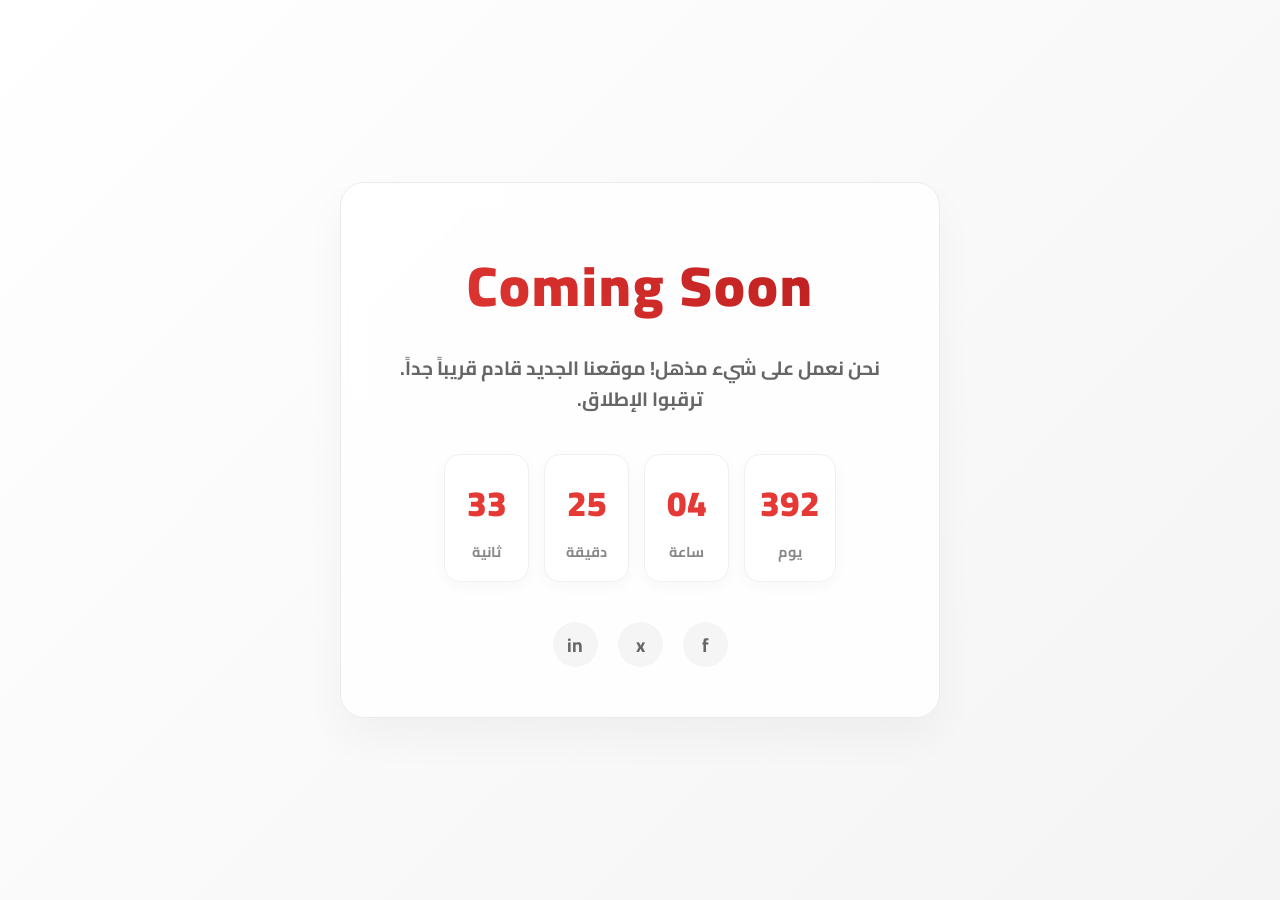
<file: index.html>
<!DOCTYPE html>
<html lang="ar" dir="rtl">

<head>
    <meta charset="UTF-8">
    <meta name="viewport" content="width=device-width, initial-scale=1.0">
    <title>قريباً | موقعنا الجديد</title>
    <link href="https://fonts.googleapis.com/css2?family=Cairo:wght@400;700;900&display=swap" rel="stylesheet">
    <style>
        /* إعدادات عامة */
        * {
            margin: 0;
            padding: 0;
            box-sizing: border-box;
            font-family: 'Cairo', sans-serif;
        }

        body {
            /* خلفية بيضاء هادئة مع تدرج رمادي فاتح جداً */
            background: #fcfcfc;
            background: linear-gradient(135deg, #ffffff 0%, #f4f4f5 100%);
            color: #333333;
            height: 100vh;
            display: flex;
            justify-content: center;
            align-items: center;
            text-align: center;
            overflow: hidden;
            position: relative;
        }

        /* خلفية متحركة خفيفة جداً */
        .bg-animation {
            position: absolute;
            width: 100%;
            height: 100%;
            background: url('https://www.transparenttextures.com/patterns/cubes.png');
            opacity: 0.03;
            z-index: -1;
            animation: moveBg 30s linear infinite;
        }

        @keyframes moveBg {
            0% { background-position: 0 0; }
            100% { background-position: 100px 100px; }
        }

        /* الحاوية الأساسية (تأثير الزجاج الأبيض) */
        .container {
            background: rgba(255, 255, 255, 0.8);
            backdrop-filter: blur(12px);
            -webkit-backdrop-filter: blur(12px);
            border: 1px solid #eaeaea;
            padding: 50px 40px;
            border-radius: 24px;
            box-shadow: 0 20px 40px rgba(0, 0, 0, 0.04);
            max-width: 600px;
            width: 90%;
            animation: fadeIn 1.2s ease-out;
        }

        @keyframes fadeIn {
            from { opacity: 0; transform: translateY(20px); }
            to { opacity: 1; transform: translateY(0); }
        }

        h1 {
            font-size: 3.5rem;
            font-weight: 900;
            margin-bottom: 15px;
            background: -webkit-linear-gradient(45deg, #e53935, #b71c1c);
            -webkit-background-clip: text;
            -webkit-text-fill-color: transparent;
            letter-spacing: 2px;
        }

        p {
            font-size: 1.2rem;
            color: #666666;
            margin-bottom: 40px;
            line-height: 1.6;
            font-weight: 700;
        }

        /* العداد التنازلي */
        .countdown {
            display: flex;
            justify-content: center;
            gap: 15px;
            margin-bottom: 40px;
        }

        .time-box {
            background: #ffffff;
            padding: 15px;
            border-radius: 16px;
            min-width: 85px;
            border: 1px solid #f0f0f0;
            box-shadow: 0 4px 15px rgba(0, 0, 0, 0.03);
        }

        .time-box span {
            display: block;
            font-size: 2.2rem;
            font-weight: 900;
            color: #e53935;
        }

        .time-box small {
            font-size: 0.9rem;
            color: #888888;
            font-weight: 700;
        }

        /* أيقونات التواصل */
        .social-icons {
            display: flex;
            justify-content: center;
            gap: 20px;
        }

        .social-icons a {
            color: #666666;
            background: #f5f5f5;
            width: 45px;
            height: 45px;
            display: flex;
            justify-content: center;
            align-items: center;
            border-radius: 50%;
            text-decoration: none;
            font-size: 1.2rem;
            font-weight: bold;
            transition: all 0.3s ease;
        }

        .social-icons a:hover {
            background: #e53935;
            color: #ffffff;
            transform: translateY(-5px);
            box-shadow: 0 5px 15px rgba(229, 57, 53, 0.3);
        }

        /* التجاوب مع الموبايل */
        @media (max-width: 600px) {
            h1 {
                font-size: 2.3rem;
            }

            p {
                font-size: 1rem;
                margin-bottom: 30px;
            }

            /* أهم جزء: تعديلات العداد عشان يفضلوا جنب بعض */
            .countdown {
                gap: 6px; /* تقليل المسافة بين المربعات */
                margin-bottom: 30px;
            }

            .time-box {
                min-width: auto; /* إلغاء العرض الثابت */
                flex: 1; /* خلي المربعات تتقاسم المساحة بالتساوي */
                padding: 8px 2px; /* تقليل الحواف الداخلية */
                border-radius: 10px;
            }

            .time-box span {
                font-size: 1.4rem; /* تصغير الأرقام شوية */
            }

            .time-box small {
                font-size: 0.75rem; /* تصغير الكلمة (يوم، ساعة...) */
            }

            .container {
                padding: 30px 15px; /* تقليل حواف الحاوية عشان نكسب مساحة */
            }
        }
    </style>
</head>

<body>

    <!-- خلفية متحركة -->
    <div class="bg-animation"></div>

    <!-- المحتوى -->
    <div class="container">
        <h1>Coming Soon</h1>
        <p>نحن نعمل على شيء مذهل! موقعنا الجديد قادم قريباً جداً. ترقبوا الإطلاق.</p>

        <!-- العداد التنازلي -->
        <div class="countdown">
            <div class="time-box">
                <span id="days">00</span>
                <small>يوم</small>
            </div>
            <div class="time-box">
                <span id="hours">00</span>
                <small>ساعة</small>
            </div>
            <div class="time-box">
                <span id="minutes">00</span>
                <small>دقيقة</small>
            </div>
            <div class="time-box">
                <span id="seconds">00</span>
                <small>ثانية</small>
            </div>
        </div>

        <!-- روابط التواصل (تقدر تغيرها لروابطك) -->
        <div class="social-icons">
            <a href="#" title="فيسبوك">f</a>
            <a href="#" title="تويتر">x</a>
            <a href="#" title="انستجرام">in</a>
        </div>
    </div>

    <!-- سكريبت العداد التنازلي -->
    <script>
        const launchDate = new Date("Jan 1, 2028 00:00:00").getTime();

        const timer = setInterval(function () {
            const now = new Date().getTime();
            const distance = launchDate - now;

            const days = Math.floor(distance / (1000 * 60 * 60 * 24));
            const hours = Math.floor((distance % (1000 * 60 * 60 * 24)) / (1000 * 60 * 60));
            const minutes = Math.floor((distance % (1000 * 60 * 60)) / (1000 * 60));
            const seconds = Math.floor((distance % (1000 * 60)) / 1000);

            document.getElementById("days").innerText = days < 10 ? "0" + days : days;
            document.getElementById("hours").innerText = hours < 10 ? "0" + hours : hours;
            document.getElementById("minutes").innerText = minutes < 10 ? "0" + minutes : minutes;
            document.getElementById("seconds").innerText = seconds < 10 ? "0" + seconds : seconds;

            if (distance < 0) {
                clearInterval(timer);
                document.querySelector(".countdown").innerHTML = "<h2 style='color:#e53935; font-weight:900;'>انطلقنا! 🚀</h2>";
            }
        }, 1000);
    </script>
</body>

</html>
</file>
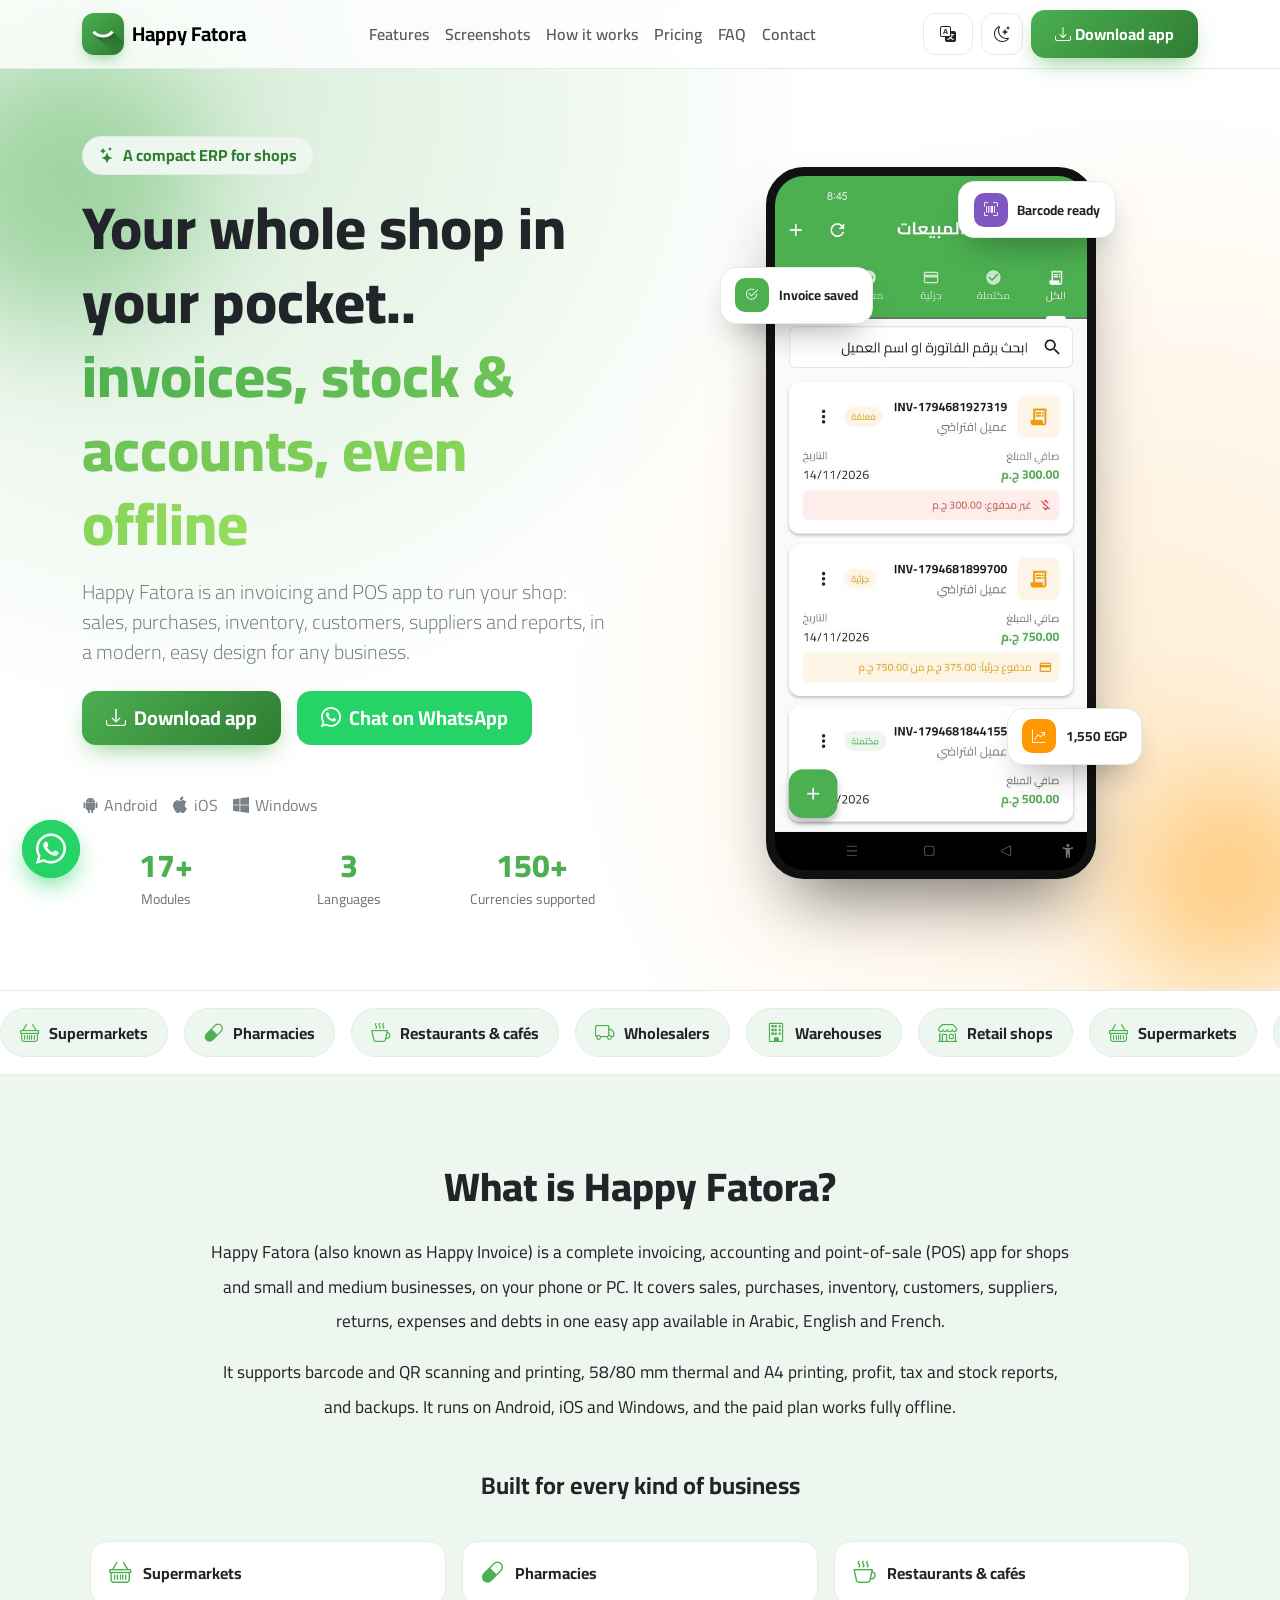
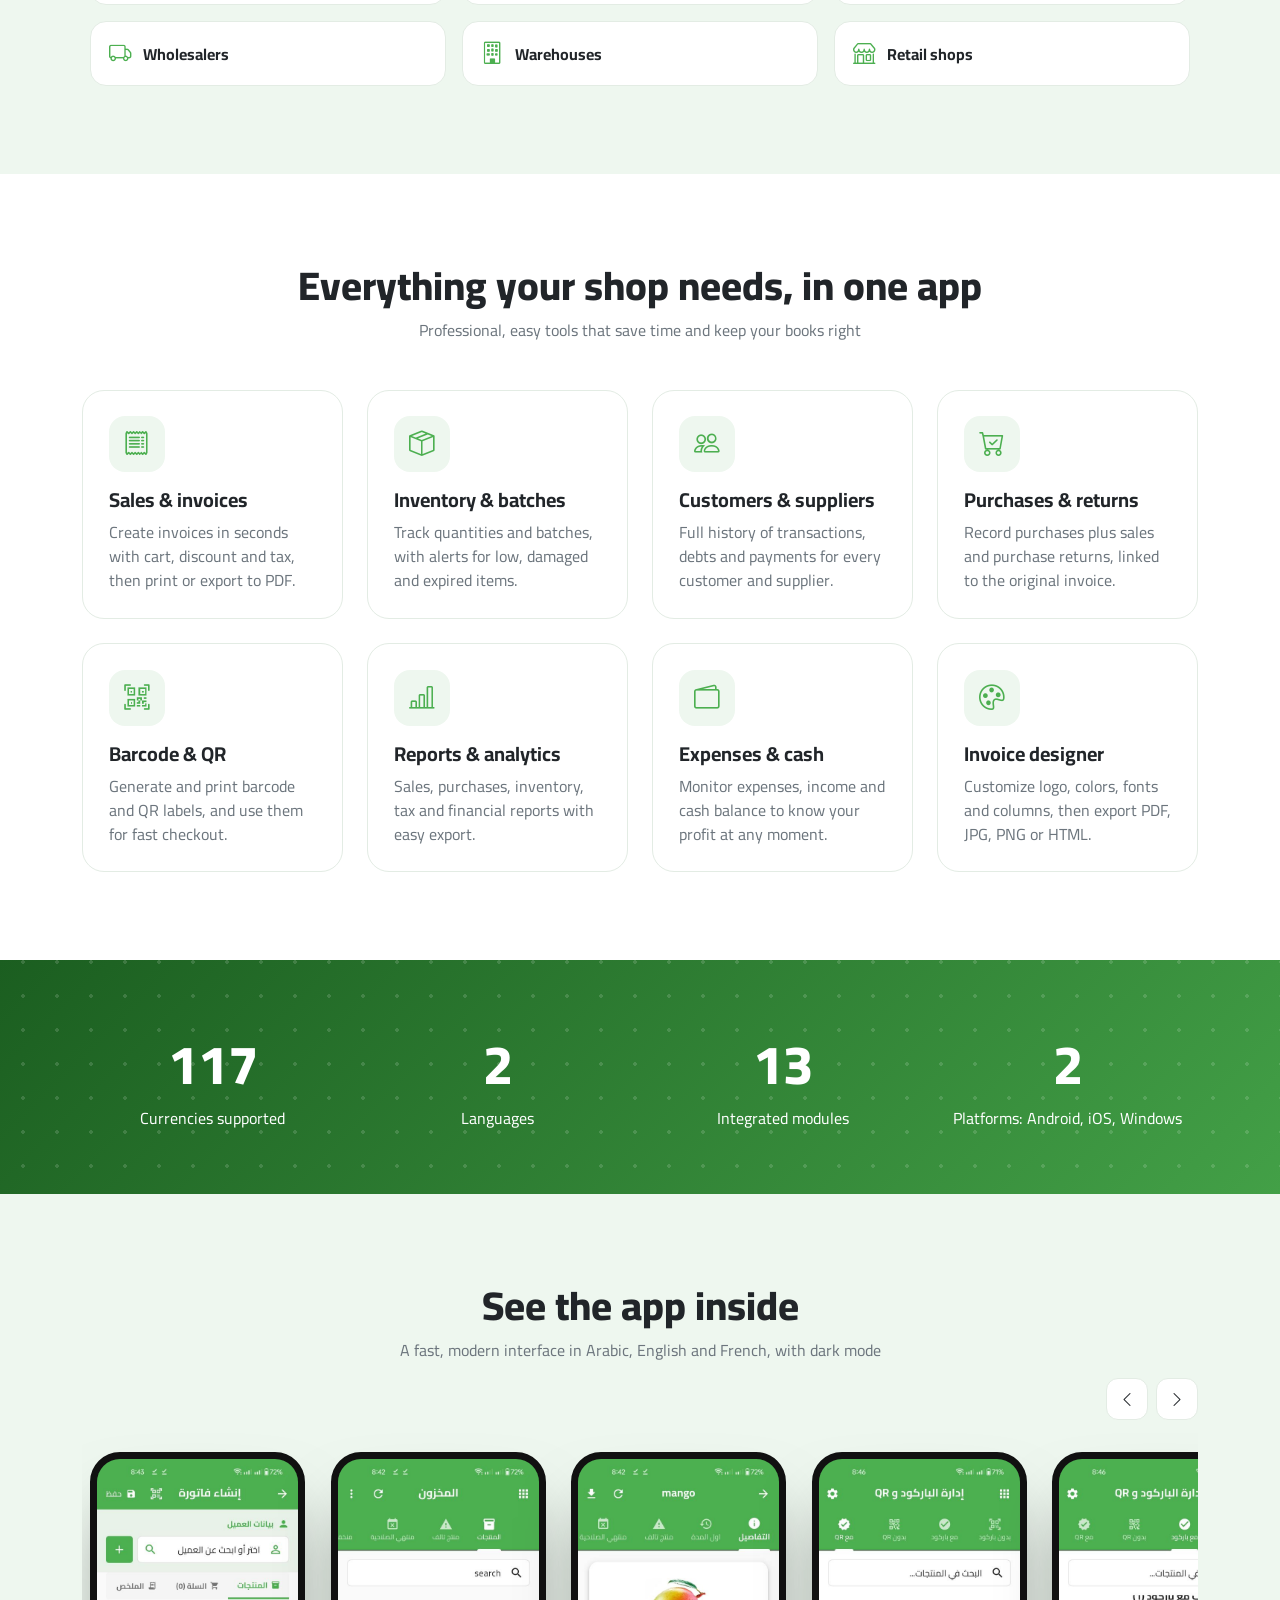
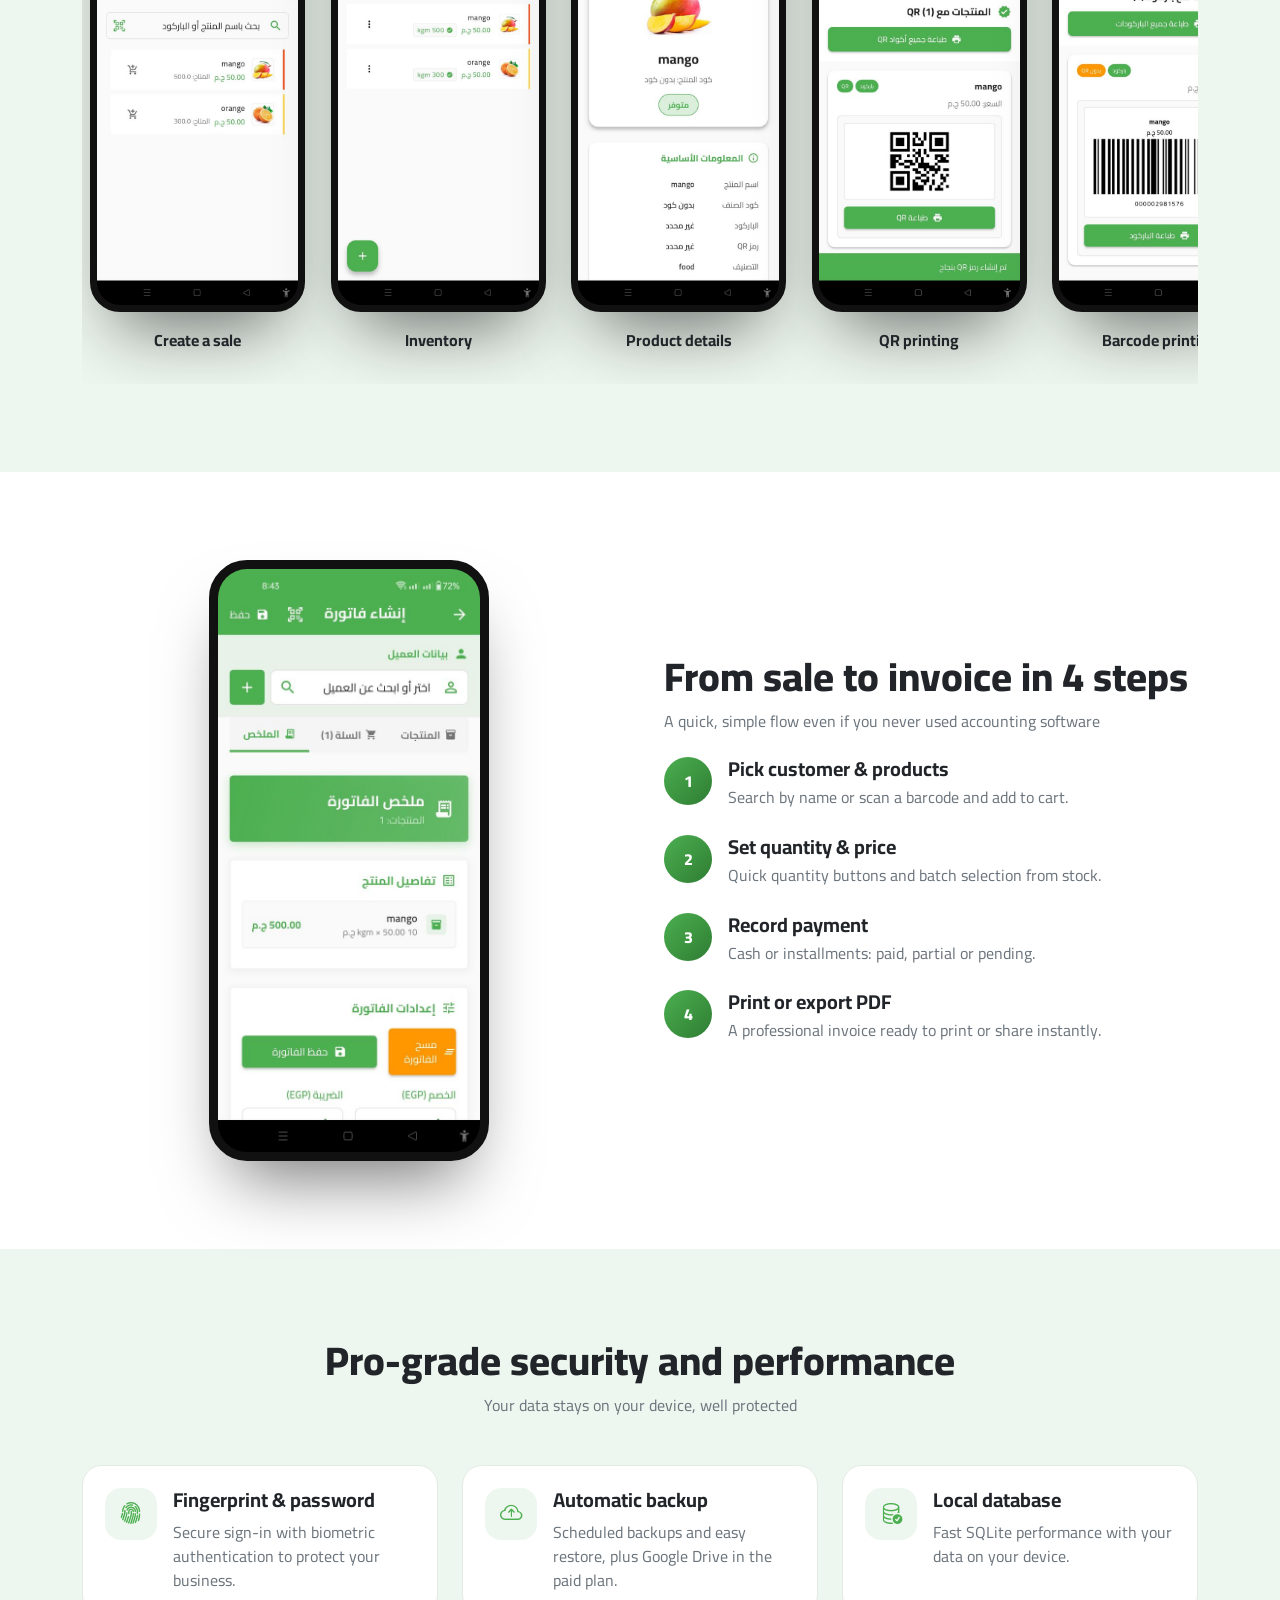
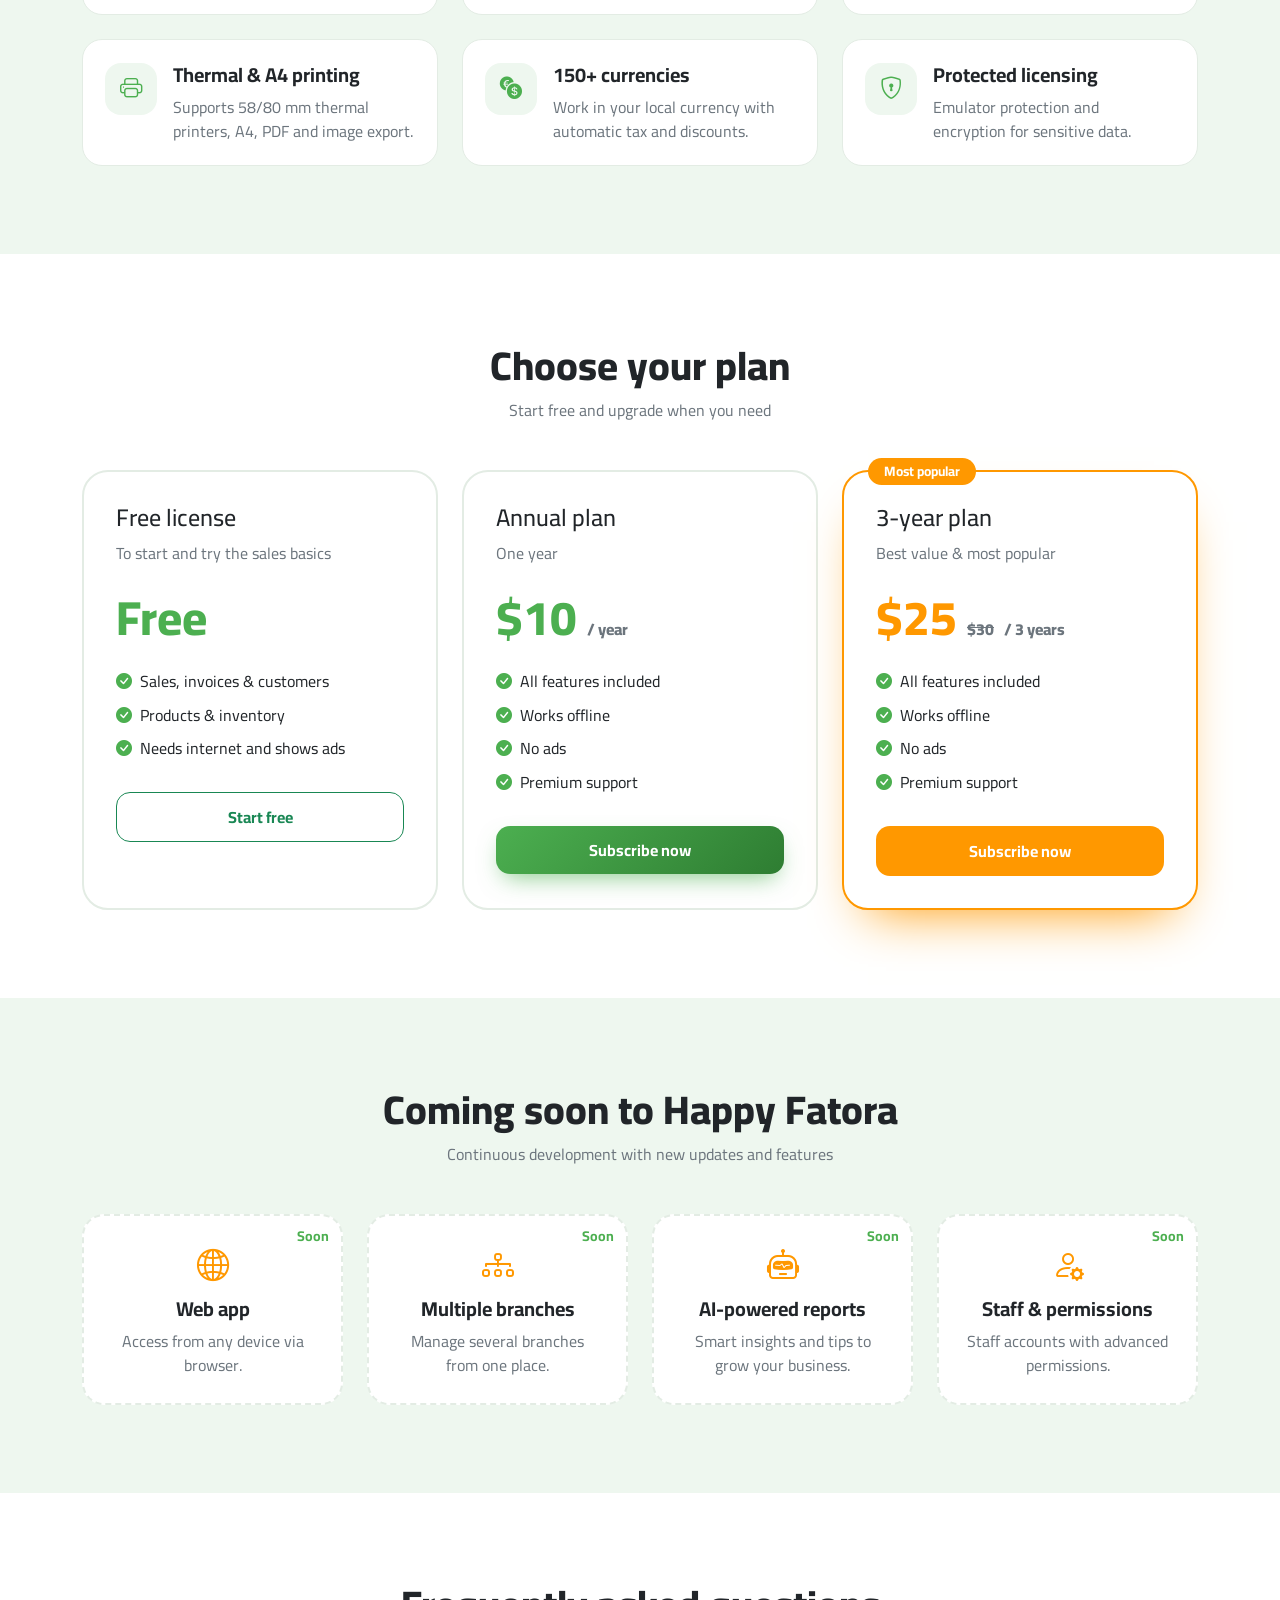
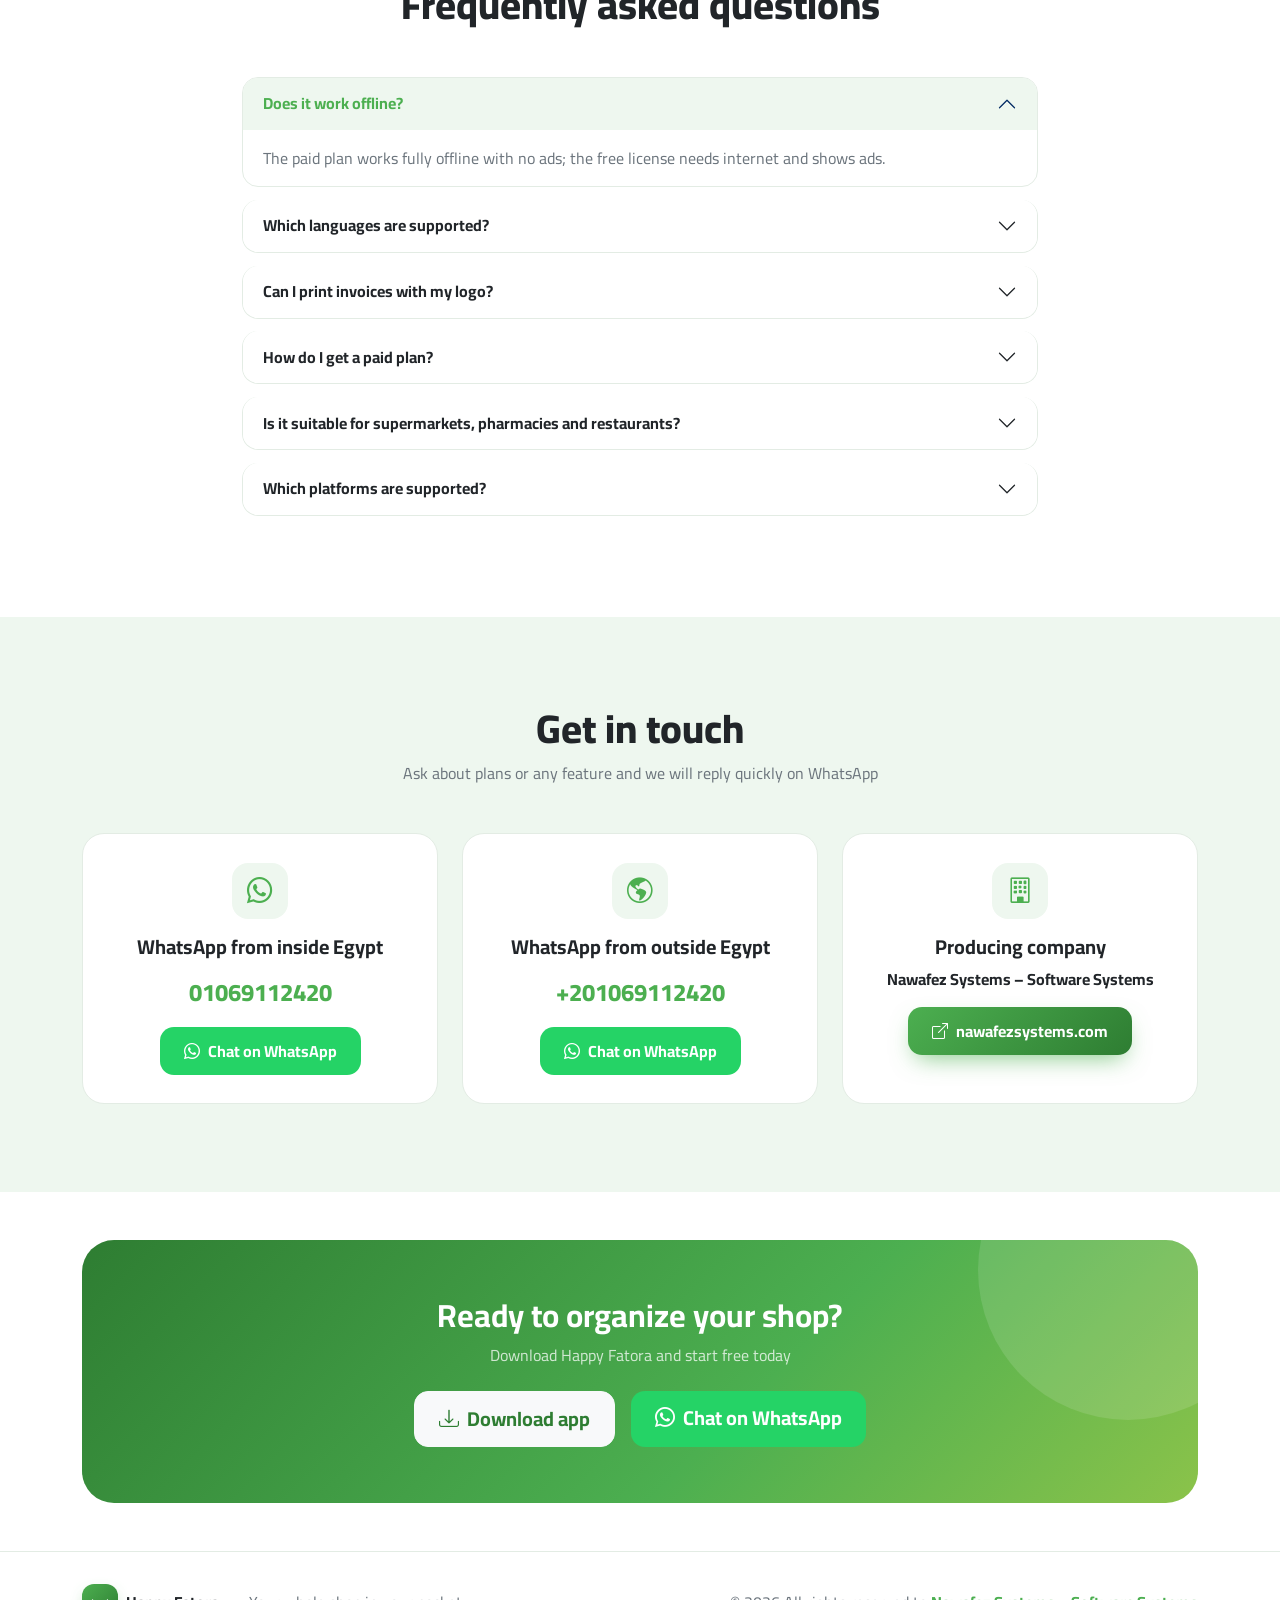
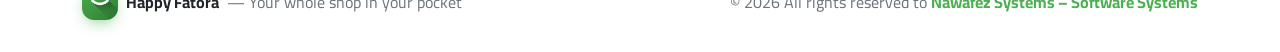
<file: happy-fatora/site/en/index.html>
<!DOCTYPE html>
<html lang="en" dir="ltr" data-bs-theme="light">

<head>
  <meta charset="utf-8">
  <meta name="viewport" content="width=device-width, initial-scale=1">
  <title>Happy Fatora | POS, Invoicing &amp; Inventory App for Shops</title>
  <meta name="description"
    content="Happy Fatora is an invoicing, POS and inventory app for shops, supermarkets and pharmacies. Barcode, profit reports, thermal printing, offline use. Start free.">
  <meta name="keywords"
    content="Happy Fatora, Happy Invoice, invoicing app, POS app, point of sale software, inventory management app, barcode scanner app, small business accounting, offline POS, free invoice app, supermarket POS, pharmacy software, restaurant POS, customers and suppliers management, sales and purchases, thermal receipt printer, QR invoice, ERP for small business, Android iOS Windows POS, Arabic invoicing app, Egypt">
  <meta name="author" content="Nawafez Systems">
  <meta name="publisher" content="Nawafez Systems">
  <meta name="robots" content="index, follow, max-image-preview:large, max-snippet:-1, max-video-preview:-1">
  <meta name="googlebot" content="index, follow, max-image-preview:large, max-snippet:-1">
  <meta name="bingbot" content="index, follow">
  <meta name="language" content="en">
  <meta name="application-name" content="Happy Fatora">
  <meta name="apple-mobile-web-app-title" content="Happy Fatora">
  <meta name="apple-mobile-web-app-capable" content="yes">
  <meta name="mobile-web-app-capable" content="yes">
  <meta name="theme-color" content="#4CAF50" media="(prefers-color-scheme: light)">
  <meta name="theme-color" content="#0d1410" media="(prefers-color-scheme: dark)">
  <meta name="color-scheme" content="light dark">
  <meta name="rating" content="general">
  <meta name="geo.region" content="EG">
  <meta name="geo.placename" content="Egypt">

  <link rel="canonical" href="https://www.nawafezsystems.com/happy-fatora/site/en/">
  <link rel="alternate" hreflang="ar" href="https://www.nawafezsystems.com/happy-fatora/site/">
  <link rel="alternate" hreflang="en" href="https://www.nawafezsystems.com/happy-fatora/site/en/">
  <link rel="alternate" hreflang="fr" href="https://www.nawafezsystems.com/happy-fatora/site/fr/">
  <link rel="alternate" hreflang="x-default" href="https://www.nawafezsystems.com/happy-fatora/site/">
  <link rel="icon" href="../favicon.ico" sizes="any">
  <link rel="icon" type="image/png" sizes="32x32" href="../images/favicon-32.png">
  <link rel="icon" type="image/png" sizes="48x48" href="../images/favicon-48.png">
  <link rel="apple-touch-icon" sizes="180x180" href="../images/apple-touch-icon.png">
  <link rel="manifest" href="https://www.nawafezsystems.com/happy-fatora/site/site.webmanifest">

  <meta property="og:type" content="website">
  <meta property="og:site_name" content="Happy Fatora">
  <meta property="og:title" content="Happy Fatora | POS, Invoicing &amp; Inventory App for Shops">
  <meta property="og:description"
    content="Happy Fatora is an invoicing, POS and inventory app for shops, supermarkets and pharmacies. Barcode, profit reports, thermal printing, offline use. Start free.">
  <meta property="og:url" content="https://www.nawafezsystems.com/happy-fatora/site/en/">
  <meta property="og:locale" content="en_US">
  <meta property="og:locale:alternate" content="ar_EG">
  <meta property="og:locale:alternate" content="fr_FR">
  <meta property="og:image" content="https://www.nawafezsystems.com/happy-fatora/site/images/og-en.jpg">
  <meta property="og:image:secure_url" content="https://www.nawafezsystems.com/happy-fatora/site/images/og-en.jpg">
  <meta property="og:image:type" content="image/jpeg">
  <meta property="og:image:width" content="1200">
  <meta property="og:image:height" content="630">
  <meta property="og:image:alt"
    content="Happy Fatora: invoicing, POS and inventory app for shops - WhatsApp +201069112420 - Nawafez Systems">
  <meta name="twitter:card" content="summary_large_image">
  <meta name="twitter:title" content="Happy Fatora | POS, Invoicing &amp; Inventory App for Shops">
  <meta name="twitter:description"
    content="Happy Fatora is an invoicing, POS and inventory app for shops, supermarkets and pharmacies. Barcode, profit reports, thermal printing, offline use. Start free.">
  <meta name="twitter:image" content="https://www.nawafezsystems.com/happy-fatora/site/images/og-en.jpg">
  <meta name="twitter:image:alt"
    content="Happy Fatora: invoicing, POS and inventory app for shops - WhatsApp +201069112420 - Nawafez Systems">
  <meta name="twitter:url" content="https://www.nawafezsystems.com/happy-fatora/site/en/">

  <link rel="preconnect" href="https://fonts.googleapis.com">
  <link rel="preconnect" href="https://fonts.gstatic.com" crossorigin>
  <link rel="preconnect" href="https://cdn.jsdelivr.net" crossorigin>
  <link href="https://fonts.googleapis.com/css2?family=Cairo:wght@300;400;600;700;800&display=swap" rel="stylesheet">
  <link rel="stylesheet" href="https://cdn.jsdelivr.net/npm/bootstrap@5.3.3/dist/css/bootstrap.min.css">
  <link rel="stylesheet" href="https://cdn.jsdelivr.net/npm/bootstrap-icons@1.11.3/font/bootstrap-icons.min.css">
  <link rel="stylesheet" href="../assets/site.css?v=20261114">
  <script>try {var t = localStorage.getItem('theme') || (matchMedia('(prefers-color-scheme: dark)').matches ? 'dark' : 'light'); document.documentElement.setAttribute('data-bs-theme', t)} catch (e) { }</script>
  <noscript>
    <style>
      .rv {
        opacity: 1 !important;
        transform: none !important
      }
    </style>
  </noscript>
  <script
    type="application/ld+json">{"@context":"https://schema.org","@graph":[{"@type":"Organization","@id":"https://www.nawafezsystems.com/happy-fatora/site/#publisher","name":"Nawafez Systems","alternateName":["نوافذ سيستمز","نوافذ سيستمز .. لأنظمة البرمجيات"],"url":"https://www.nawafezsystems.com/","sameAs":["https://www.nawafezsystems.com/"],"contactPoint":[{"@type":"ContactPoint","telephone":"+201069112420","contactType":"customer support","availableLanguage":["Arabic","English","French"]}]},{"@type":"WebSite","@id":"https://www.nawafezsystems.com/happy-fatora/site/#website","url":"https://www.nawafezsystems.com/happy-fatora/site/","name":"Happy Fatora","alternateName":["هابي فاتورة","Happy Invoice"],"inLanguage":["ar","en","fr"],"publisher":{"@id":"https://www.nawafezsystems.com/happy-fatora/site/#publisher"}},{"@type":"WebPage","@id":"https://www.nawafezsystems.com/happy-fatora/site/en/#webpage","url":"https://www.nawafezsystems.com/happy-fatora/site/en/","name":"Happy Fatora | POS, Invoicing & Inventory App for Shops","description":"Happy Fatora is an invoicing, POS and inventory app for shops, supermarkets and pharmacies. Barcode, profit reports, thermal printing, offline use. Start free.","inLanguage":"en","isPartOf":{"@id":"https://www.nawafezsystems.com/happy-fatora/site/#website"},"about":{"@id":"https://www.nawafezsystems.com/happy-fatora/site/en/#app"},"dateModified":"2026-11-14","primaryImageOfPage":{"@type":"ImageObject","url":"https://www.nawafezsystems.com/happy-fatora/site/images/og-en.jpg","width":1200,"height":630}},{"@type":"SoftwareApplication","@id":"https://www.nawafezsystems.com/happy-fatora/site/en/#app","name":"Happy Fatora","alternateName":["Happy Fatora","Happy Invoice","هابي فاتورة"],"description":"Happy Fatora (also known as Happy Invoice) is a complete invoicing, accounting and point-of-sale (POS) app for shops and small and medium businesses, on your phone or PC. It covers sales, purchases, inventory, customers, suppliers, returns, expenses and debts in one easy app available in Arabic, English and French.","applicationCategory":"BusinessApplication","applicationSubCategory":"POS, Invoicing, Inventory","operatingSystem":"Android, iOS, Windows","inLanguage":["ar","en","fr"],"image":"https://www.nawafezsystems.com/happy-fatora/site/images/og-en.jpg","url":"https://www.nawafezsystems.com/happy-fatora/site/en/","screenshot":["https://www.nawafezsystems.com/happy-fatora/site/images/s-pos.jpg","https://www.nawafezsystems.com/happy-fatora/site/images/s-stock.jpg","https://www.nawafezsystems.com/happy-fatora/site/images/s-product.jpg","https://www.nawafezsystems.com/happy-fatora/site/images/s-qr.jpg","https://www.nawafezsystems.com/happy-fatora/site/images/s-barcode.jpg","https://www.nawafezsystems.com/happy-fatora/site/images/s-invoice.jpg"],"featureList":["Sales & invoices","Inventory & batches","Customers & suppliers","Purchases & returns","Barcode & QR","Reports & analytics","Expenses & cash","Invoice designer"],"publisher":{"@id":"https://www.nawafezsystems.com/happy-fatora/site/#publisher"},"author":{"@id":"https://www.nawafezsystems.com/happy-fatora/site/#publisher"},"offers":[{"@type":"Offer","name":"Free license","price":"0","priceCurrency":"USD","url":"https://www.nawafezsystems.com/happy-fatora/site/en/#pricing"},{"@type":"Offer","name":"Annual plan","price":"10","priceCurrency":"USD","url":"https://www.nawafezsystems.com/happy-fatora/site/en/#pricing"},{"@type":"Offer","name":"3-year plan","price":"25","priceCurrency":"USD","url":"https://www.nawafezsystems.com/happy-fatora/site/en/#pricing"}]},{"@type":"FAQPage","@id":"https://www.nawafezsystems.com/happy-fatora/site/en/#faq","inLanguage":"en","mainEntity":[{"@type":"Question","name":"Does it work offline?","acceptedAnswer":{"@type":"Answer","text":"The paid plan works fully offline with no ads; the free license needs internet and shows ads."}},{"@type":"Question","name":"Which languages are supported?","acceptedAnswer":{"@type":"Answer","text":"Arabic, English and French, with light and dark modes."}},{"@type":"Question","name":"Can I print invoices with my logo?","acceptedAnswer":{"@type":"Answer","text":"Yes, customize logo, colors, fonts and columns, and export in several formats."}},{"@type":"Question","name":"How do I get a paid plan?","acceptedAnswer":{"@type":"Answer","text":"Message us on WhatsApp and we will activate your license right away."}},{"@type":"Question","name":"Is it suitable for supermarkets, pharmacies and restaurants?","acceptedAnswer":{"@type":"Answer","text":"Yes. With barcodes, expiry dates, batches and multiple units, it fits supermarkets, pharmacies, restaurants, cafés, wholesalers and warehouses."}},{"@type":"Question","name":"Which platforms are supported?","acceptedAnswer":{"@type":"Answer","text":"Happy Fatora runs on Android, iOS and Windows."}}]}]}</script>
</head>

<body>
  <a class="skip" href="#main">Skip to content</a>
  <div id="prog"></div>

  <header>
    <nav class="navbar navbar-expand-lg fixed-top" aria-label="Main">
      <div class="container">
        <a class="navbar-brand d-flex align-items-center gap-2 fw-bold" href="#top" aria-label="Happy Fatora - Home">
          <span class="brand-logo"><img src="../images/logo.png" width="42" height="42"
              alt="Happy Fatora"></span><span>Happy Fatora</span>
        </a>
        <button class="navbar-toggler border-0" type="button" data-bs-toggle="collapse" data-bs-target="#nav"
          aria-controls="nav" aria-expanded="false" aria-label="Menu"><i class="bi bi-list fs-2"
            aria-hidden="true"></i></button>
        <div class="collapse navbar-collapse" id="nav">
          <ul class="navbar-nav mx-auto">
            <li class="nav-item"><a class="nav-link" href="#features">Features</a></li>
            <li class="nav-item"><a class="nav-link" href="#screens">Screenshots</a></li>
            <li class="nav-item"><a class="nav-link" href="#how">How it works</a></li>
            <li class="nav-item"><a class="nav-link" href="#pricing">Pricing</a></li>
            <li class="nav-item"><a class="nav-link" href="#faq">FAQ</a></li>
            <li class="nav-item"><a class="nav-link" href="#contact">Contact</a></li>
          </ul>
          <div class="d-flex align-items-center gap-2 py-2 py-lg-0">
            <div class="dropdown">
              <button class="icon-btn px-3 w-auto gap-2" type="button" data-bs-toggle="dropdown" aria-expanded="false"
                aria-label="Language"><i class="bi bi-translate" aria-hidden="true"></i></button>
              <ul class="dropdown-menu dropdown-menu-end">
                <li><a class="dropdown-item" href="../index.html" hreflang="ar" lang="ar">العربية</a></li>
                <li><a class="dropdown-item active" href="./index.html" hreflang="en" lang="en"
                    aria-current=true>English</a>
                </li>
                <li><a class="dropdown-item" href="../fr/index.html" hreflang="fr" lang="fr">Français</a></li>
              </ul>
            </div>
            <button class="icon-btn" id="themeBtn" type="button" aria-label="Toggle theme"><i class="bi bi-moon-stars"
                aria-hidden="true"></i></button>
            <a class="btn btn-g d-none d-sm-inline-block" href="#contact"><i class="bi bi-download me-1"
                aria-hidden="true"></i>Download app</a>
          </div>
        </div>
      </div>
    </nav>
  </header>

  <main id="main">
    <section class="hero" id="top">
      <span class="blob b1"></span><span class="blob b2"></span>
      <div class="container position-relative">
        <div class="row align-items-center g-5">
          <div class="col-lg-6 text-center text-lg-start">
            <span class="badge-soft mb-3"><i class="bi bi-stars" aria-hidden="true"></i><span>A compact ERP for
                shops</span></span>
            <h1 class="mb-3">Your whole shop in your pocket.. <span class="gt">invoices, stock &amp; accounts, even
                offline</span></h1>
            <p class="lead text-secondary mb-4">Happy Fatora is an invoicing and POS app to run your shop: sales,
              purchases, inventory, customers, suppliers and reports, in a modern, easy design for any business.</p>
            <div class="d-flex flex-wrap gap-3 justify-content-center justify-content-lg-start mb-5">
              <a class="btn btn-g btn-lg" href="#contact"><i class="bi bi-download me-2" aria-hidden="true"></i>Download
                app</a>
              <a class="btn btn-wa btn-lg"
                href="https://wa.me/201069112420?text=Hello%2C%20I%20would%20like%20to%20know%20more%20about%20the%20Happy%20Fatora%20app"
                target="_blank" rel="noopener"><i class="bi bi-whatsapp me-2" aria-hidden="true"></i>Chat on
                WhatsApp</a>
            </div>
            <p class="plat text-secondary mb-4 justify-content-lg-start"><span><i class="bi bi-android2"
                  aria-hidden="true"></i>Android</span><span><i class="bi bi-apple"
                  aria-hidden="true"></i>iOS</span><span><i class="bi bi-windows" aria-hidden="true"></i>Windows</span>
            </p>
            <div class="row text-center g-3">
              <div class="col-4 stat"><b data-count="17" data-suf="+">17+</b>
                <div class="small text-secondary">Modules</div>
              </div>
              <div class="col-4 stat"><b data-count="3">3</b>
                <div class="small text-secondary">Languages</div>
              </div>
              <div class="col-4 stat"><b data-count="150" data-suf="+">150+</b>
                <div class="small text-secondary">Currencies supported</div>
              </div>
            </div>
          </div>
          <div class="col-lg-6">
            <div class="stage" id="stage">
              <div class="phone" id="heroPhone"><img src="../images/s-sales.jpg" width="540" height="1200"
                  fetchpriority="high" decoding="async" alt="Happy Fatora app screen: creating a sales invoice"></div>
              <div class="chip c1"><i class="bi bi-check2-circle" aria-hidden="true"></i><span>Invoice saved</span>
              </div>
              <div class="chip c3"><i class="bi bi-upc-scan" aria-hidden="true"></i><span>Barcode ready</span></div>
              <div class="chip c2"><i class="bi bi-graph-up-arrow" aria-hidden="true"></i><span>1,550 EGP</span></div>
            </div>
          </div>
        </div>
      </div>
    </section>

    <div class="mq" aria-hidden="true">
      <div class="mq-track" id="mq"></div>
    </div>

    <section class="sec alt" id="about" aria-labelledby="about-h">
      <div class="container">
        <div class="text-center mb-4 rv">
          <h2 id="about-h">What is Happy Fatora?</h2>
        </div>
        <p class="about-p text-center rv">Happy Fatora (also known as Happy Invoice) is a complete invoicing, accounting
          and point-of-sale (POS) app for shops and small and medium businesses, on your phone or PC. It covers sales,
          purchases, inventory, customers, suppliers, returns, expenses and debts in one easy app available in Arabic,
          English and French.</p>
        <p class="about-p text-center mb-5 rv">It supports barcode and QR scanning and printing, 58/80 mm thermal and A4
          printing, profit, tax and stock reports, and backups. It runs on Android, iOS and Windows, and the paid plan
          works fully offline.</p>
        <h3 class="h4 fw-bold text-center mb-4 rv">Built for every kind of business</h3>
        <ul class="use-list row g-3 justify-content-center" id="useList">
          <li class="col-6 col-md-4" data-ic="bi-basket">
            <div class="use"><i class="bi bi-basket" aria-hidden="true"></i><span>Supermarkets</span></div>
          </li>
          <li class="col-6 col-md-4" data-ic="bi-capsule">
            <div class="use"><i class="bi bi-capsule" aria-hidden="true"></i><span>Pharmacies</span></div>
          </li>
          <li class="col-6 col-md-4" data-ic="bi-cup-hot">
            <div class="use"><i class="bi bi-cup-hot" aria-hidden="true"></i><span>Restaurants &amp; cafés</span></div>
          </li>
          <li class="col-6 col-md-4" data-ic="bi-truck">
            <div class="use"><i class="bi bi-truck" aria-hidden="true"></i><span>Wholesalers</span></div>
          </li>
          <li class="col-6 col-md-4" data-ic="bi-building">
            <div class="use"><i class="bi bi-building" aria-hidden="true"></i><span>Warehouses</span></div>
          </li>
          <li class="col-6 col-md-4" data-ic="bi-shop">
            <div class="use"><i class="bi bi-shop" aria-hidden="true"></i><span>Retail shops</span></div>
          </li>
        </ul>
      </div>
    </section>

    <section class="sec" id="features" aria-labelledby="features-h">
      <div class="container">
        <div class="text-center mb-5 rv">
          <h2 id="features-h">Everything your shop needs, in one app</h2>
          <p class="text-secondary">Professional, easy tools that save time and keep your books right</p>
        </div>
        <div class="row g-4">
          <div class="col-sm-6 col-lg-3 rv">
            <article class="fcard">
              <div class="fi"><i class="bi bi-receipt" aria-hidden="true"></i></div>
              <h3 class="h5 fw-bold">Sales &amp; invoices</h3>
              <p class="text-secondary mb-0">Create invoices in seconds with cart, discount and tax, then print or
                export to PDF.</p>
            </article>
          </div>
          <div class="col-sm-6 col-lg-3 rv">
            <article class="fcard">
              <div class="fi"><i class="bi bi-box-seam" aria-hidden="true"></i></div>
              <h3 class="h5 fw-bold">Inventory &amp; batches</h3>
              <p class="text-secondary mb-0">Track quantities and batches, with alerts for low, damaged and expired
                items.</p>
            </article>
          </div>
          <div class="col-sm-6 col-lg-3 rv">
            <article class="fcard">
              <div class="fi"><i class="bi bi-people" aria-hidden="true"></i></div>
              <h3 class="h5 fw-bold">Customers &amp; suppliers</h3>
              <p class="text-secondary mb-0">Full history of transactions, debts and payments for every customer and
                supplier.</p>
            </article>
          </div>
          <div class="col-sm-6 col-lg-3 rv">
            <article class="fcard">
              <div class="fi"><i class="bi bi-cart-check" aria-hidden="true"></i></div>
              <h3 class="h5 fw-bold">Purchases &amp; returns</h3>
              <p class="text-secondary mb-0">Record purchases plus sales and purchase returns, linked to the original
                invoice.</p>
            </article>
          </div>
          <div class="col-sm-6 col-lg-3 rv">
            <article class="fcard">
              <div class="fi"><i class="bi bi-qr-code-scan" aria-hidden="true"></i></div>
              <h3 class="h5 fw-bold">Barcode &amp; QR</h3>
              <p class="text-secondary mb-0">Generate and print barcode and QR labels, and use them for fast checkout.
              </p>
            </article>
          </div>
          <div class="col-sm-6 col-lg-3 rv">
            <article class="fcard">
              <div class="fi"><i class="bi bi-bar-chart-line" aria-hidden="true"></i></div>
              <h3 class="h5 fw-bold">Reports &amp; analytics</h3>
              <p class="text-secondary mb-0">Sales, purchases, inventory, tax and financial reports with easy export.
              </p>
            </article>
          </div>
          <div class="col-sm-6 col-lg-3 rv">
            <article class="fcard">
              <div class="fi"><i class="bi bi-wallet2" aria-hidden="true"></i></div>
              <h3 class="h5 fw-bold">Expenses &amp; cash</h3>
              <p class="text-secondary mb-0">Monitor expenses, income and cash balance to know your profit at any
                moment.</p>
            </article>
          </div>
          <div class="col-sm-6 col-lg-3 rv">
            <article class="fcard">
              <div class="fi"><i class="bi bi-palette" aria-hidden="true"></i></div>
              <h3 class="h5 fw-bold">Invoice designer</h3>
              <p class="text-secondary mb-0">Customize logo, colors, fonts and columns, then export PDF, JPG, PNG or
                HTML.</p>
            </article>
          </div>
        </div>
      </div>
    </section>

    <section class="band" aria-label="Happy Fatora">
      <div class="container">
        <div class="row g-4 text-center">
          <div class="col-6 col-md-3"><b data-count="150" data-suf="+">150+</b><span>Currencies supported</span></div>
          <div class="col-6 col-md-3"><b data-count="3">3</b><span>Languages</span></div>
          <div class="col-6 col-md-3"><b data-count="17" data-suf="+">17+</b><span>Integrated modules</span></div>
          <div class="col-6 col-md-3"><b data-count="3">3</b><span>Platforms: Android, iOS, Windows</span></div>
        </div>
      </div>
    </section>

    <section class="sec alt" id="screens" aria-labelledby="screens-h">
      <div class="container">
        <div class="text-center mb-3 rv">
          <h2 id="screens-h">See the app inside</h2>
          <p class="text-secondary">A fast, modern interface in Arabic, English and French, with dark mode</p>
        </div>
        <div class="d-flex justify-content-end gap-2 mb-2">
          <button class="icon-btn" id="gPrev" type="button" aria-label="Previous"><i class="bi bi-chevron-left"
              aria-hidden="true"></i></button>
          <button class="icon-btn" id="gNext" type="button" aria-label="Next"><i class="bi bi-chevron-right"
              aria-hidden="true"></i></button>
        </div>
        <div class="gal" id="gal">
          <figure>
            <div class="phone"><img loading="lazy" decoding="async" width="540" height="1200" src="../images/s-pos.jpg"
                alt="Happy Fatora - Create a sale"></div>
            <figcaption>Create a sale</figcaption>
          </figure>
          <figure>
            <div class="phone"><img loading="lazy" decoding="async" width="540" height="1200"
                src="../images/s-stock.jpg" alt="Happy Fatora - Inventory"></div>
            <figcaption>Inventory</figcaption>
          </figure>
          <figure>
            <div class="phone"><img loading="lazy" decoding="async" width="540" height="1200"
                src="../images/s-product.jpg" alt="Happy Fatora - Product details"></div>
            <figcaption>Product details</figcaption>
          </figure>
          <figure>
            <div class="phone"><img loading="lazy" decoding="async" width="540" height="1200" src="../images/s-qr.jpg"
                alt="Happy Fatora - QR printing"></div>
            <figcaption>QR printing</figcaption>
          </figure>
          <figure>
            <div class="phone"><img loading="lazy" decoding="async" width="540" height="1200"
                src="../images/s-barcode.jpg" alt="Happy Fatora - Barcode printing"></div>
            <figcaption>Barcode printing</figcaption>
          </figure>
          <figure>
            <div class="phone"><img loading="lazy" decoding="async" width="540" height="1200"
                src="../images/s-invoice.jpg" alt="Happy Fatora - Invoice preview"></div>
            <figcaption>Invoice preview</figcaption>
          </figure>
          <figure>
            <div class="phone"><img loading="lazy" decoding="async" width="540" height="1200"
                src="../images/s-invset.jpg" alt="Happy Fatora - Invoice settings"></div>
            <figcaption>Invoice settings</figcaption>
          </figure>
          <figure>
            <div class="phone"><img loading="lazy" decoding="async" width="540" height="1200"
                src="../images/s-reports.jpg" alt="Happy Fatora - Sales report"></div>
            <figcaption>Sales report</figcaption>
          </figure>
          <figure>
            <div class="phone"><img loading="lazy" decoding="async" width="540" height="1200" src="../images/s-cash.jpg"
                alt="Happy Fatora - Cash overview"></div>
            <figcaption>Cash overview</figcaption>
          </figure>
          <figure>
            <div class="phone"><img loading="lazy" decoding="async" width="540" height="1200"
                src="../images/s-expense.jpg" alt="Happy Fatora - Expenses"></div>
            <figcaption>Expenses</figcaption>
          </figure>
          <figure>
            <div class="phone"><img loading="lazy" decoding="async" width="540" height="1200"
                src="../images/s-customer.jpg" alt="Happy Fatora - Customer insights"></div>
            <figcaption>Customer insights</figcaption>
          </figure>
          <figure>
            <div class="phone"><img loading="lazy" decoding="async" width="540" height="1200"
                src="../images/s-supplier.jpg" alt="Happy Fatora - Supplier overview"></div>
            <figcaption>Supplier overview</figcaption>
          </figure>
          <figure>
            <div class="phone"><img loading="lazy" decoding="async" width="540" height="1200"
                src="../images/s-returns.jpg" alt="Happy Fatora - Returns"></div>
            <figcaption>Returns</figcaption>
          </figure>
          <figure>
            <div class="phone"><img loading="lazy" decoding="async" width="540" height="1200"
                src="../images/s-license.jpg" alt="Happy Fatora - Licensing"></div>
            <figcaption>Licensing</figcaption>
          </figure>
          <figure>
            <div class="phone"><img loading="lazy" decoding="async" width="540" height="1200" src="../images/s-lang.jpg"
                alt="Happy Fatora - Language &amp; theme"></div>
            <figcaption>Language &amp; theme</figcaption>
          </figure>
          <figure>
            <div class="phone"><img loading="lazy" decoding="async" width="540" height="1200" src="../images/s-menu.jpg"
                alt="Happy Fatora - Main menu"></div>
            <figcaption>Main menu</figcaption>
          </figure>
        </div>
      </div>
    </section>

    <section class="sec" id="how" aria-labelledby="how-h">
      <div class="container">
        <div class="row align-items-center g-5">
          <div class="col-lg-6 rv">
            <div class="stage" style="max-width:280px">
              <div class="phone"><img src="../images/s-summary.jpg" width="540" height="1200" loading="lazy"
                  decoding="async" alt="Happy Fatora business summary screenshot"></div>
            </div>
          </div>
          <div class="col-lg-6 rv">
            <h2 class="mb-2" id="how-h">From sale to invoice in 4 steps</h2>
            <p class="text-secondary mb-4">A quick, simple flow even if you never used accounting software</p>
            <div class="step">
              <div class="num" aria-hidden="true">1</div>
              <div>
                <h3 class="h5 fw-bold mb-1">Pick customer &amp; products</h3>
                <p class="text-secondary mb-0">Search by name or scan a barcode and add to cart.</p>
              </div>
            </div>
            <div class="step">
              <div class="num" aria-hidden="true">2</div>
              <div>
                <h3 class="h5 fw-bold mb-1">Set quantity &amp; price</h3>
                <p class="text-secondary mb-0">Quick quantity buttons and batch selection from stock.</p>
              </div>
            </div>
            <div class="step">
              <div class="num" aria-hidden="true">3</div>
              <div>
                <h3 class="h5 fw-bold mb-1">Record payment</h3>
                <p class="text-secondary mb-0">Cash or installments: paid, partial or pending.</p>
              </div>
            </div>
            <div class="step">
              <div class="num" aria-hidden="true">4</div>
              <div>
                <h3 class="h5 fw-bold mb-1">Print or export PDF</h3>
                <p class="text-secondary mb-0">A professional invoice ready to print or share instantly.</p>
              </div>
            </div>
          </div>
        </div>
      </div>
    </section>

    <section class="sec alt" id="security" aria-labelledby="security-h">
      <div class="container">
        <div class="text-center mb-5 rv">
          <h2 id="security-h">Pro-grade security and performance</h2>
          <p class="text-secondary">Your data stays on your device, well protected</p>
        </div>
        <div class="row g-4">
          <div class="col-md-6 col-lg-4 rv">
            <article class="kcard">
              <div class="fi"><i class="bi bi-fingerprint" aria-hidden="true"></i></div>
              <div>
                <h3 class="h5 fw-bold">Fingerprint &amp; password</h3>
                <p class="text-secondary mb-0">Secure sign-in with biometric authentication to protect your business.
                </p>
              </div>
            </article>
          </div>
          <div class="col-md-6 col-lg-4 rv">
            <article class="kcard">
              <div class="fi"><i class="bi bi-cloud-arrow-up" aria-hidden="true"></i></div>
              <div>
                <h3 class="h5 fw-bold">Automatic backup</h3>
                <p class="text-secondary mb-0">Scheduled backups and easy restore, plus Google Drive in the paid plan.
                </p>
              </div>
            </article>
          </div>
          <div class="col-md-6 col-lg-4 rv">
            <article class="kcard">
              <div class="fi"><i class="bi bi-database-check" aria-hidden="true"></i></div>
              <div>
                <h3 class="h5 fw-bold">Local database</h3>
                <p class="text-secondary mb-0">Fast SQLite performance with your data on your device.</p>
              </div>
            </article>
          </div>
          <div class="col-md-6 col-lg-4 rv">
            <article class="kcard">
              <div class="fi"><i class="bi bi-printer" aria-hidden="true"></i></div>
              <div>
                <h3 class="h5 fw-bold">Thermal &amp; A4 printing</h3>
                <p class="text-secondary mb-0">Supports 58/80 mm thermal printers, A4, PDF and image export.</p>
              </div>
            </article>
          </div>
          <div class="col-md-6 col-lg-4 rv">
            <article class="kcard">
              <div class="fi"><i class="bi bi-currency-exchange" aria-hidden="true"></i></div>
              <div>
                <h3 class="h5 fw-bold">150+ currencies</h3>
                <p class="text-secondary mb-0">Work in your local currency with automatic tax and discounts.</p>
              </div>
            </article>
          </div>
          <div class="col-md-6 col-lg-4 rv">
            <article class="kcard">
              <div class="fi"><i class="bi bi-shield-lock" aria-hidden="true"></i></div>
              <div>
                <h3 class="h5 fw-bold">Protected licensing</h3>
                <p class="text-secondary mb-0">Emulator protection and encryption for sensitive data.</p>
              </div>
            </article>
          </div>
        </div>
      </div>
    </section>

    <section class="sec" id="pricing" aria-labelledby="pricing-h">
      <div class="container">
        <div class="text-center mb-5 rv">
          <h2 id="pricing-h">Choose your plan</h2>
          <p class="text-secondary">Start free and upgrade when you need</p>
        </div>
        <div class="row g-4 justify-content-center">
          <div class="col-md-6 col-lg-4 rv">
            <div class="price">
              <h3 class="h4">Free license</h3>
              <p class="text-secondary">To start and try the sales basics</p>
              <div class="amt mb-3">Free</div>
              <ul>
                <li><i class="bi bi-check-circle-fill" aria-hidden="true"></i><span>Sales, invoices &amp;
                    customers</span></li>
                <li><i class="bi bi-check-circle-fill" aria-hidden="true"></i><span>Products &amp; inventory</span></li>
                <li><i class="bi bi-check-circle-fill" aria-hidden="true"></i><span>Needs internet and shows ads</span>
                </li>
              </ul>
              <a class="btn btn-outline-success w-100 mt-3" href="#contact">Start free</a>
            </div>
          </div>
          <div class="col-md-6 col-lg-4 rv">
            <div class="price">
              <h3 class="h4">Annual plan</h3>
              <p class="text-secondary">One year</p>
              <div class="amt mb-3">$10 <small class="fs-6 text-secondary">/ year</small></div>
              <ul>
                <li><i class="bi bi-check-circle-fill" aria-hidden="true"></i><span>All features included</span></li>
                <li><i class="bi bi-check-circle-fill" aria-hidden="true"></i><span>Works offline</span></li>
                <li><i class="bi bi-check-circle-fill" aria-hidden="true"></i><span>No ads</span></li>
                <li><i class="bi bi-check-circle-fill" aria-hidden="true"></i><span>Premium support</span></li>
              </ul>
              <a class="btn btn-g w-100 mt-3"
                href="https://wa.me/201069112420?text=Hello%2C%20I%20would%20like%20to%20know%20more%20about%20the%20Happy%20Fatora%20app"
                target="_blank" rel="noopener">Subscribe now</a>
            </div>
          </div>
          <div class="col-md-6 col-lg-4 rv">
            <div class="price pop"><span class="tag">Most popular</span>
              <h3 class="h4">3-year plan</h3>
              <p class="text-secondary">Best value &amp; most popular</p>
              <div class="amt mb-3">$25 <s class="fs-6 text-secondary">$30</s> <small class="fs-6 text-secondary">/ 3
                  years</small></div>
              <ul>
                <li><i class="bi bi-check-circle-fill" aria-hidden="true"></i><span>All features included</span></li>
                <li><i class="bi bi-check-circle-fill" aria-hidden="true"></i><span>Works offline</span></li>
                <li><i class="bi bi-check-circle-fill" aria-hidden="true"></i><span>No ads</span></li>
                <li><i class="bi bi-check-circle-fill" aria-hidden="true"></i><span>Premium support</span></li>
              </ul>
              <a class="btn w-100 mt-3 text-white" style="background:var(--o)"
                href="https://wa.me/201069112420?text=Hello%2C%20I%20would%20like%20to%20know%20more%20about%20the%20Happy%20Fatora%20app"
                target="_blank" rel="noopener">Subscribe now</a>
            </div>
          </div>
        </div>
      </div>
    </section>

    <section class="sec alt" id="roadmap" aria-labelledby="roadmap-h">
      <div class="container">
        <div class="text-center mb-5 rv">
          <h2 id="roadmap-h">Coming soon to Happy Fatora</h2>
          <p class="text-secondary">Continuous development with new updates and features</p>
        </div>
        <div class="row g-4">
          <div class="col-sm-6 col-lg-3 rv">
            <article class="rm"><small>Soon</small><i class="bi bi-globe2" aria-hidden="true"></i>
              <h3 class="h5 fw-bold mt-2">Web app</h3>
              <p class="text-secondary mb-0">Access from any device via browser.</p>
            </article>
          </div>
          <div class="col-sm-6 col-lg-3 rv">
            <article class="rm"><small>Soon</small><i class="bi bi-diagram-3" aria-hidden="true"></i>
              <h3 class="h5 fw-bold mt-2">Multiple branches</h3>
              <p class="text-secondary mb-0">Manage several branches from one place.</p>
            </article>
          </div>
          <div class="col-sm-6 col-lg-3 rv">
            <article class="rm"><small>Soon</small><i class="bi bi-robot" aria-hidden="true"></i>
              <h3 class="h5 fw-bold mt-2">AI-powered reports</h3>
              <p class="text-secondary mb-0">Smart insights and tips to grow your business.</p>
            </article>
          </div>
          <div class="col-sm-6 col-lg-3 rv">
            <article class="rm"><small>Soon</small><i class="bi bi-person-gear" aria-hidden="true"></i>
              <h3 class="h5 fw-bold mt-2">Staff &amp; permissions</h3>
              <p class="text-secondary mb-0">Staff accounts with advanced permissions.</p>
            </article>
          </div>
        </div>
      </div>
    </section>

    <section class="sec" id="faq" aria-labelledby="faq-h">
      <div class="container" style="max-width:820px">
        <div class="text-center mb-5 rv">
          <h2 id="faq-h">Frequently asked questions</h2>
        </div>
        <div class="accordion rv" id="faqList">
          <div class="accordion-item">
            <h3 class="accordion-header"><button class="accordion-button" type="button" data-bs-toggle="collapse"
                data-bs-target="#a1" aria-expanded="true" aria-controls="a1">Does it work offline?</button></h3>
            <div id="a1" class="accordion-collapse collapse show" data-bs-parent="#faqList">
              <div class="accordion-body text-secondary">The paid plan works fully offline with no ads; the free license
                needs internet and shows ads.</div>
            </div>
          </div>
          <div class="accordion-item">
            <h3 class="accordion-header"><button class="accordion-button collapsed" type="button"
                data-bs-toggle="collapse" data-bs-target="#a2" aria-expanded="false" aria-controls="a2">Which languages
                are supported?</button></h3>
            <div id="a2" class="accordion-collapse collapse" data-bs-parent="#faqList">
              <div class="accordion-body text-secondary">Arabic, English and French, with light and dark modes.</div>
            </div>
          </div>
          <div class="accordion-item">
            <h3 class="accordion-header"><button class="accordion-button collapsed" type="button"
                data-bs-toggle="collapse" data-bs-target="#a3" aria-expanded="false" aria-controls="a3">Can I print
                invoices with my logo?</button></h3>
            <div id="a3" class="accordion-collapse collapse" data-bs-parent="#faqList">
              <div class="accordion-body text-secondary">Yes, customize logo, colors, fonts and columns, and export in
                several formats.</div>
            </div>
          </div>
          <div class="accordion-item">
            <h3 class="accordion-header"><button class="accordion-button collapsed" type="button"
                data-bs-toggle="collapse" data-bs-target="#a4" aria-expanded="false" aria-controls="a4">How do I get a
                paid plan?</button></h3>
            <div id="a4" class="accordion-collapse collapse" data-bs-parent="#faqList">
              <div class="accordion-body text-secondary">Message us on WhatsApp and we will activate your license right
                away.</div>
            </div>
          </div>
          <div class="accordion-item">
            <h3 class="accordion-header"><button class="accordion-button collapsed" type="button"
                data-bs-toggle="collapse" data-bs-target="#a5" aria-expanded="false" aria-controls="a5">Is it suitable
                for supermarkets, pharmacies and restaurants?</button></h3>
            <div id="a5" class="accordion-collapse collapse" data-bs-parent="#faqList">
              <div class="accordion-body text-secondary">Yes. With barcodes, expiry dates, batches and multiple units,
                it fits supermarkets, pharmacies, restaurants, cafés, wholesalers and warehouses.</div>
            </div>
          </div>
          <div class="accordion-item">
            <h3 class="accordion-header"><button class="accordion-button collapsed" type="button"
                data-bs-toggle="collapse" data-bs-target="#a6" aria-expanded="false" aria-controls="a6">Which platforms
                are supported?</button></h3>
            <div id="a6" class="accordion-collapse collapse" data-bs-parent="#faqList">
              <div class="accordion-body text-secondary">Happy Fatora runs on Android, iOS and Windows.</div>
            </div>
          </div>
        </div>
      </div>
    </section>

    <section class="sec alt" id="contact" aria-labelledby="contact-h">
      <div class="container">
        <div class="text-center mb-5 rv">
          <h2 id="contact-h">Get in touch</h2>
          <p class="text-secondary">Ask about plans or any feature and we will reply quickly on WhatsApp</p>
        </div>
        <div class="row g-4 justify-content-center">
          <div class="col-md-6 col-lg-4 rv">
            <div class="ccard">
              <div class="fi"><i class="bi bi-whatsapp" aria-hidden="true"></i></div>
              <h3 class="h5 fw-bold">WhatsApp from inside Egypt</h3>
              <a class="num-link my-2"
                href="https://wa.me/201069112420?text=Hello%2C%20I%20would%20like%20to%20know%20more%20about%20the%20Happy%20Fatora%20app"
                target="_blank" rel="noopener">01069112420</a>
              <div><a class="btn btn-wa mt-2"
                  href="https://wa.me/201069112420?text=Hello%2C%20I%20would%20like%20to%20know%20more%20about%20the%20Happy%20Fatora%20app"
                  target="_blank" rel="noopener"><i class="bi bi-whatsapp me-2" aria-hidden="true"></i>Chat on
                  WhatsApp</a></div>
            </div>
          </div>
          <div class="col-md-6 col-lg-4 rv">
            <div class="ccard">
              <div class="fi"><i class="bi bi-globe-americas" aria-hidden="true"></i></div>
              <h3 class="h5 fw-bold">WhatsApp from outside Egypt</h3>
              <a class="num-link my-2"
                href="https://wa.me/201069112420?text=Hello%2C%20I%20would%20like%20to%20know%20more%20about%20the%20Happy%20Fatora%20app"
                target="_blank" rel="noopener">+201069112420</a>
              <div><a class="btn btn-wa mt-2"
                  href="https://wa.me/201069112420?text=Hello%2C%20I%20would%20like%20to%20know%20more%20about%20the%20Happy%20Fatora%20app"
                  target="_blank" rel="noopener"><i class="bi bi-whatsapp me-2" aria-hidden="true"></i>Chat on
                  WhatsApp</a></div>
            </div>
          </div>
          <div class="col-md-6 col-lg-4 rv">
            <div class="ccard">
              <div class="fi"><i class="bi bi-building" aria-hidden="true"></i></div>
              <h3 class="h5 fw-bold">Producing company</h3>
              <p class="my-2 fw-bold">Nawafez Systems – Software Systems</p>
              <a class="btn btn-g mt-2" href="https://www.nawafezsystems.com/" target="_blank" rel="noopener"
                title="Nawafez Systems – Software Systems"><i class="bi bi-box-arrow-up-right me-2"
                  aria-hidden="true"></i>nawafezsystems.com</a>
            </div>
          </div>
        </div>
      </div>
    </section>

    <section class="pb-5 pt-5">
      <div class="container">
        <div class="cta rv">
          <h2 class="fw-bold mb-2 position-relative">Ready to organize your shop?</h2>
          <p class="mb-4 opacity-75 position-relative">Download Happy Fatora and start free today</p>
          <div class="d-flex flex-wrap gap-3 justify-content-center position-relative">
            <a class="btn btn-light btn-lg" href="#contact"><i class="bi bi-download me-2"
                aria-hidden="true"></i>Download app</a>
            <a class="btn btn-wa btn-lg"
              href="https://wa.me/201069112420?text=Hello%2C%20I%20would%20like%20to%20know%20more%20about%20the%20Happy%20Fatora%20app"
              target="_blank" rel="noopener"><i class="bi bi-whatsapp me-2" aria-hidden="true"></i>Chat on WhatsApp</a>
          </div>
        </div>
      </div>
    </section>
  </main>

  <footer>
    <div class="container">
      <div class="d-flex flex-column flex-md-row justify-content-between align-items-center gap-3 text-center">
        <div class="d-flex align-items-center gap-2 fw-bold"><span class="logo" style="width:36px;height:36px"><img
              src="../images/logo.png" width="36" height="36" loading="lazy" alt="Happy Fatora"></span><span>Happy
            Fatora</span><span class="text-secondary fw-normal d-none d-md-inline">— Your whole shop in your
            pocket</span></div>
        <div class="text-secondary">© 2026 All rights reserved to <a href="https://www.nawafezsystems.com/"
            target="_blank" rel="noopener" title="Nawafez Systems – Software Systems">Nawafez Systems – Software
            Systems</a></div>
      </div>
    </div>
  </footer>

  <button id="top2" type="button" aria-label="Back to top"><i class="bi bi-arrow-up" aria-hidden="true"></i></button>
  <a class="wa"
    href="https://wa.me/201069112420?text=Hello%2C%20I%20would%20like%20to%20know%20more%20about%20the%20Happy%20Fatora%20app"
    target="_blank" rel="noopener" aria-label="WhatsApp +201069112420"><i class="bi bi-whatsapp"
      aria-hidden="true"></i></a>

  <script src="https://cdn.jsdelivr.net/npm/bootstrap@5.3.3/dist/js/bootstrap.bundle.min.js" defer></script>
  <script src="../assets/site.js?v=20261114" defer></script>
</body>

</html>
</file>
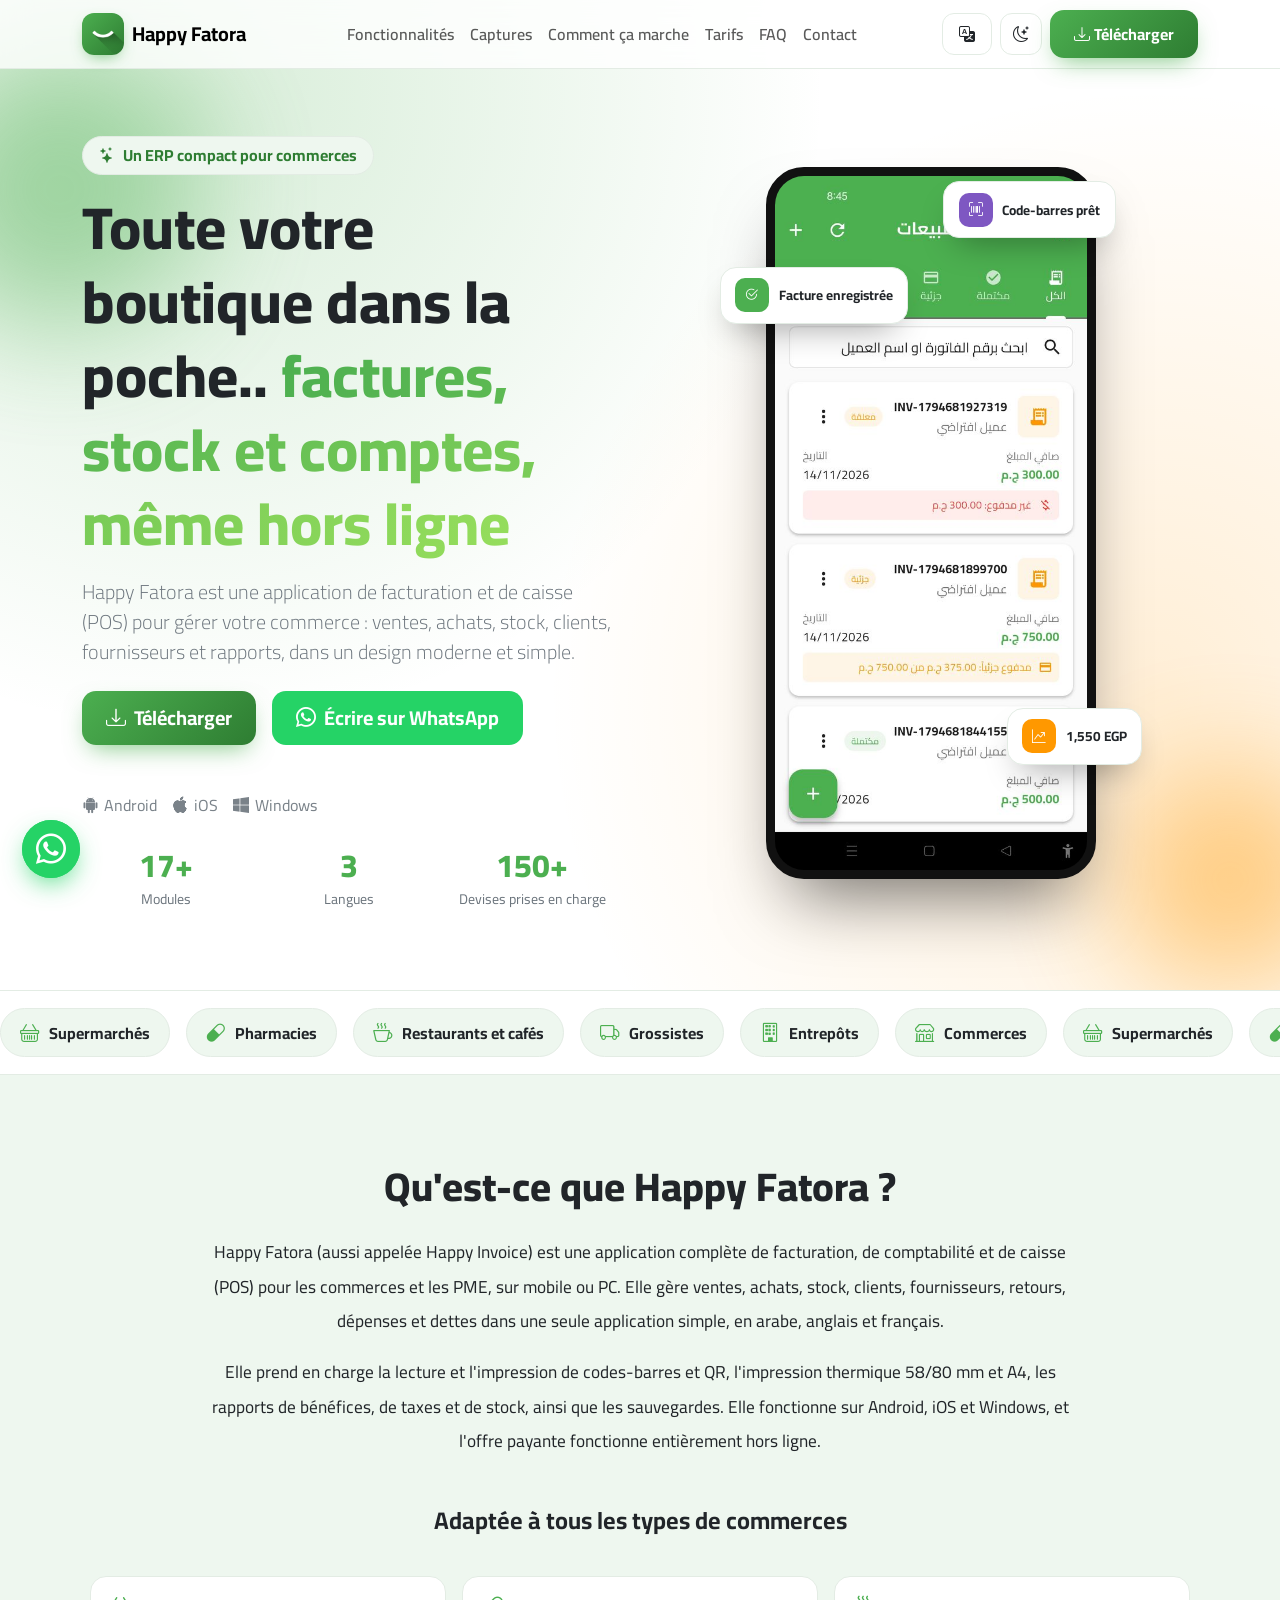
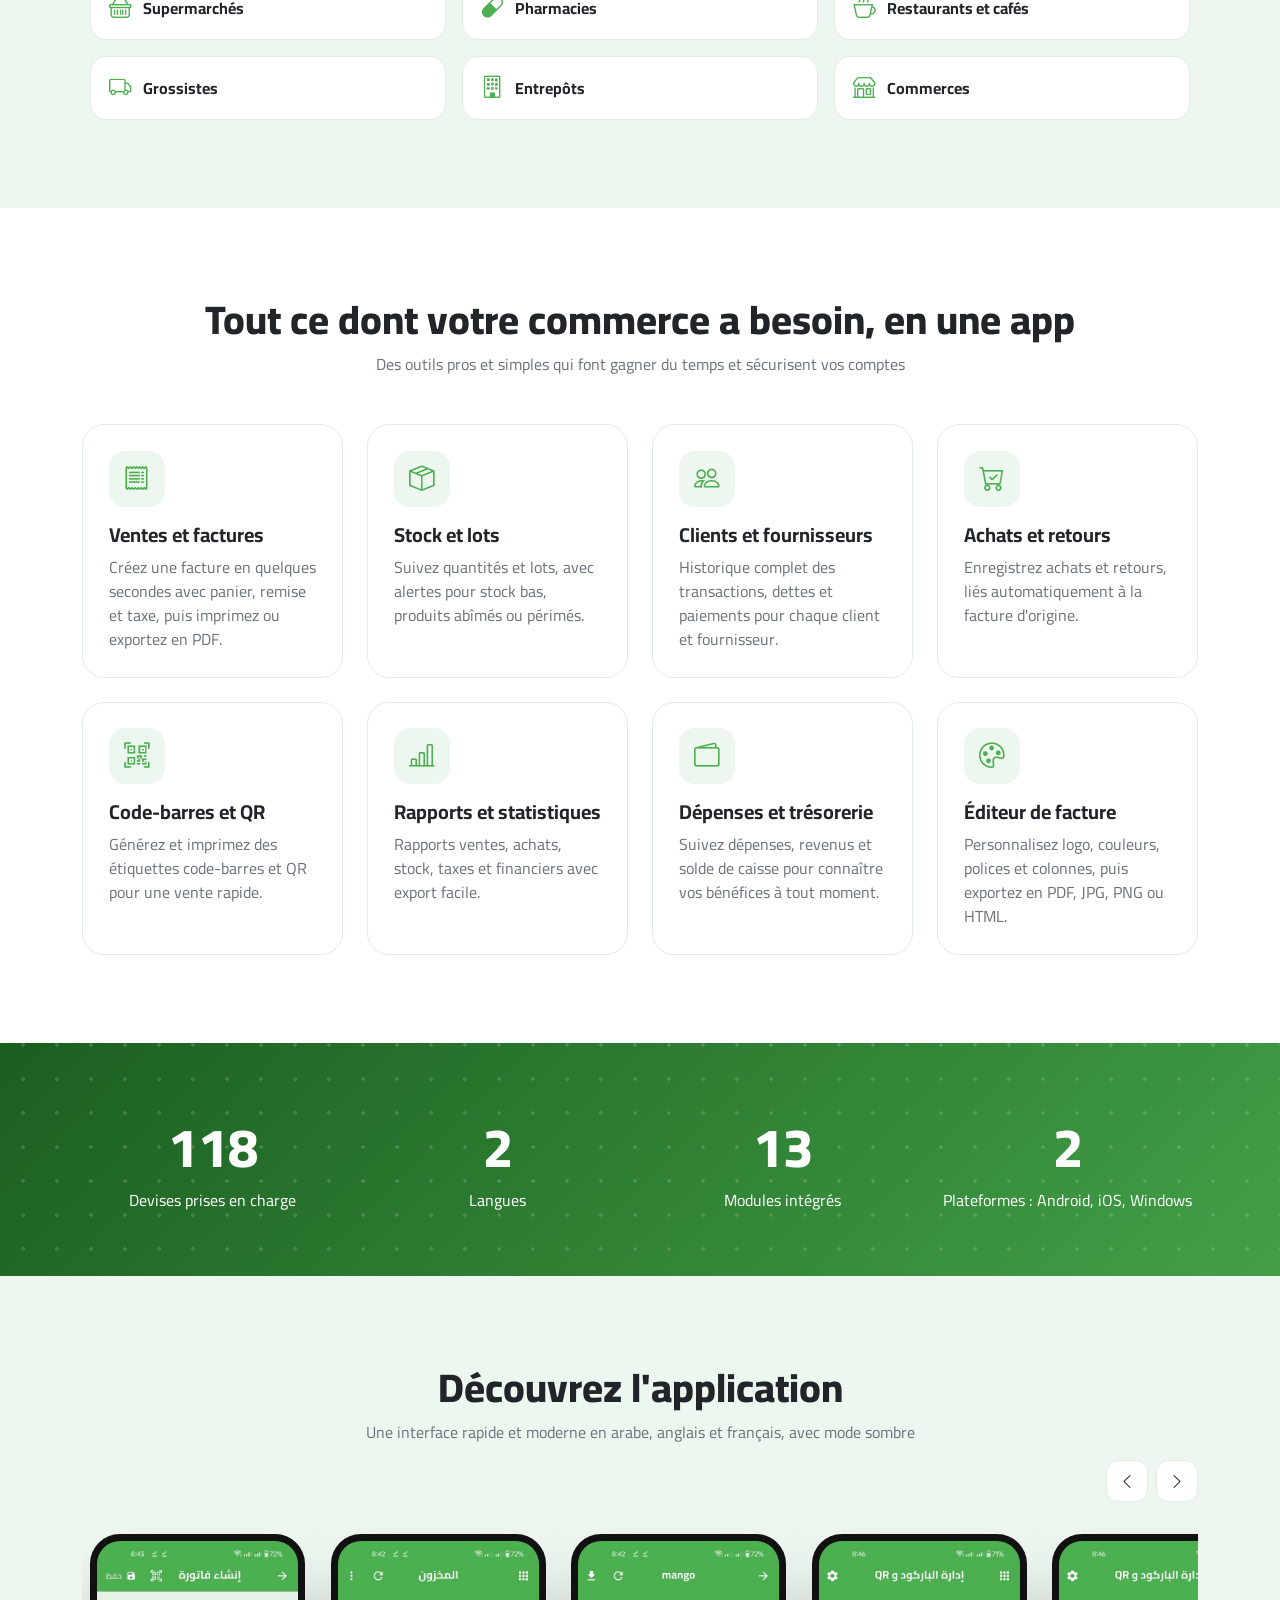
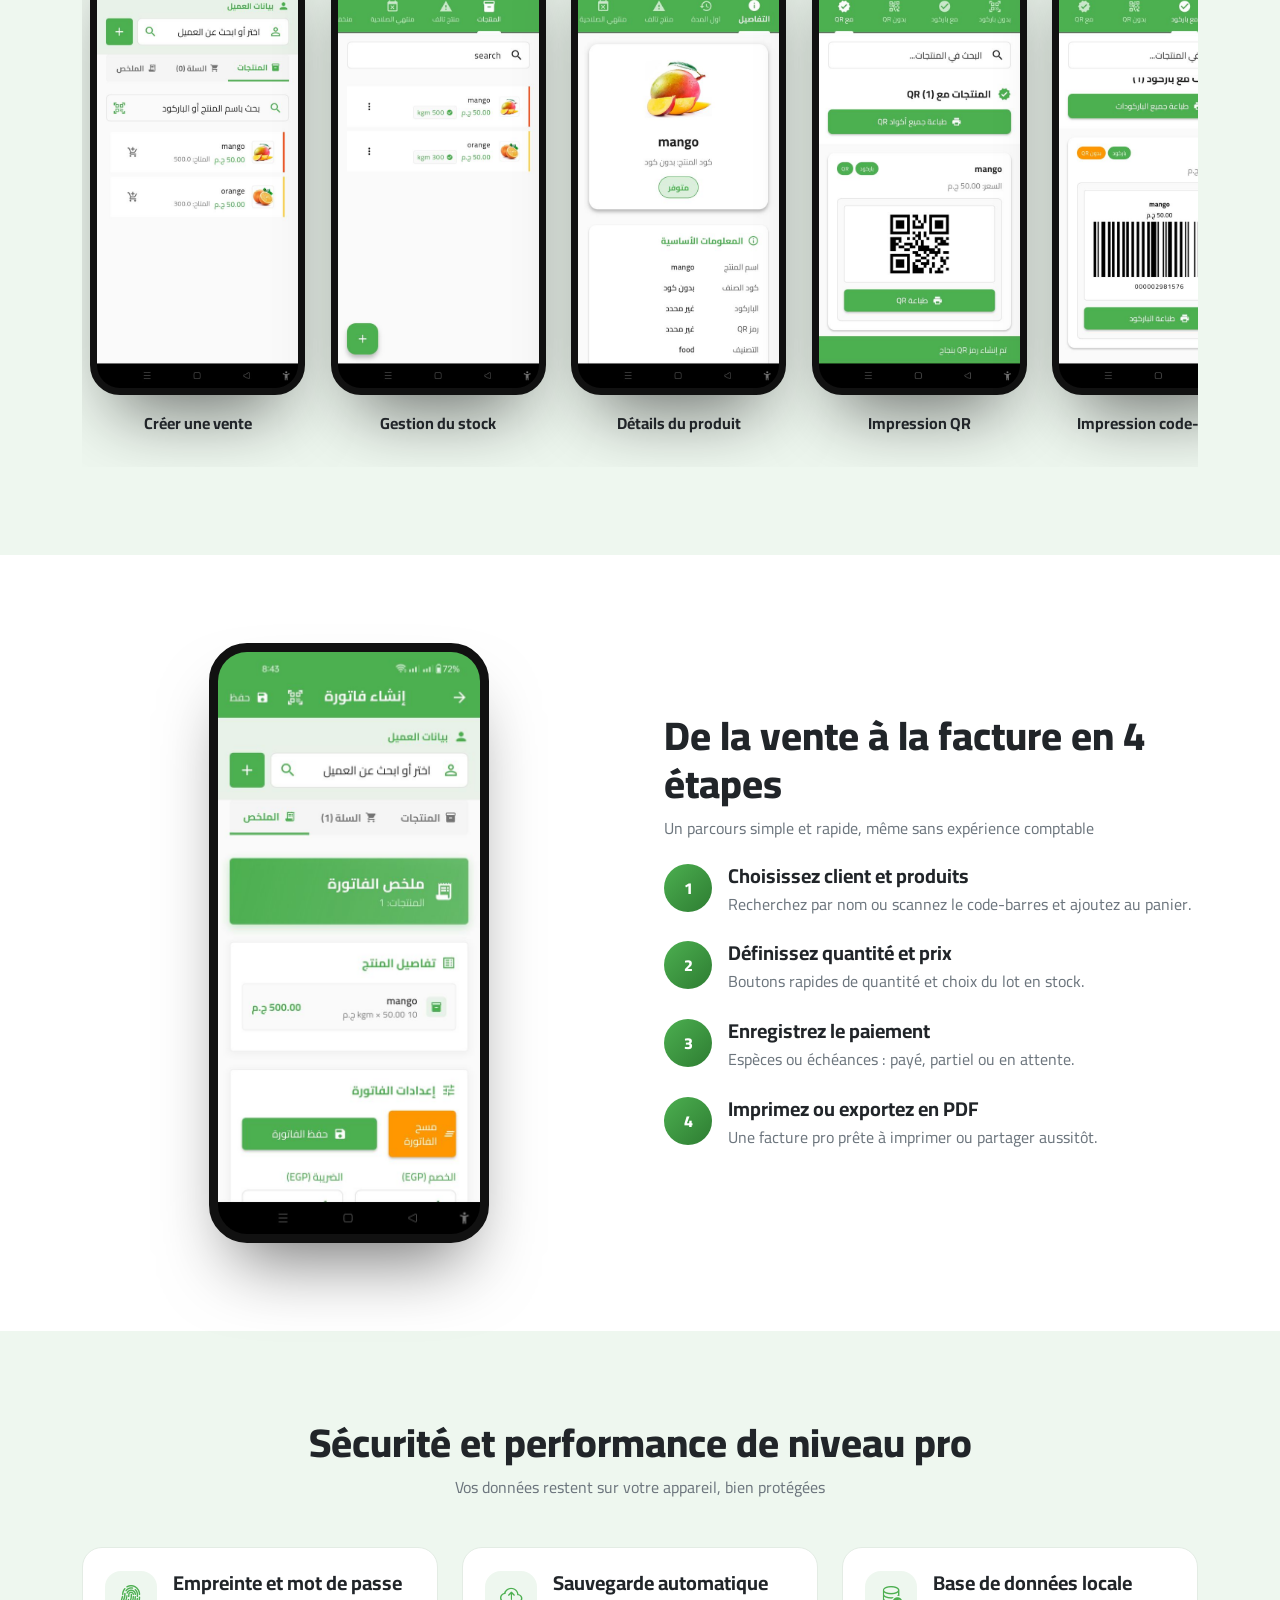
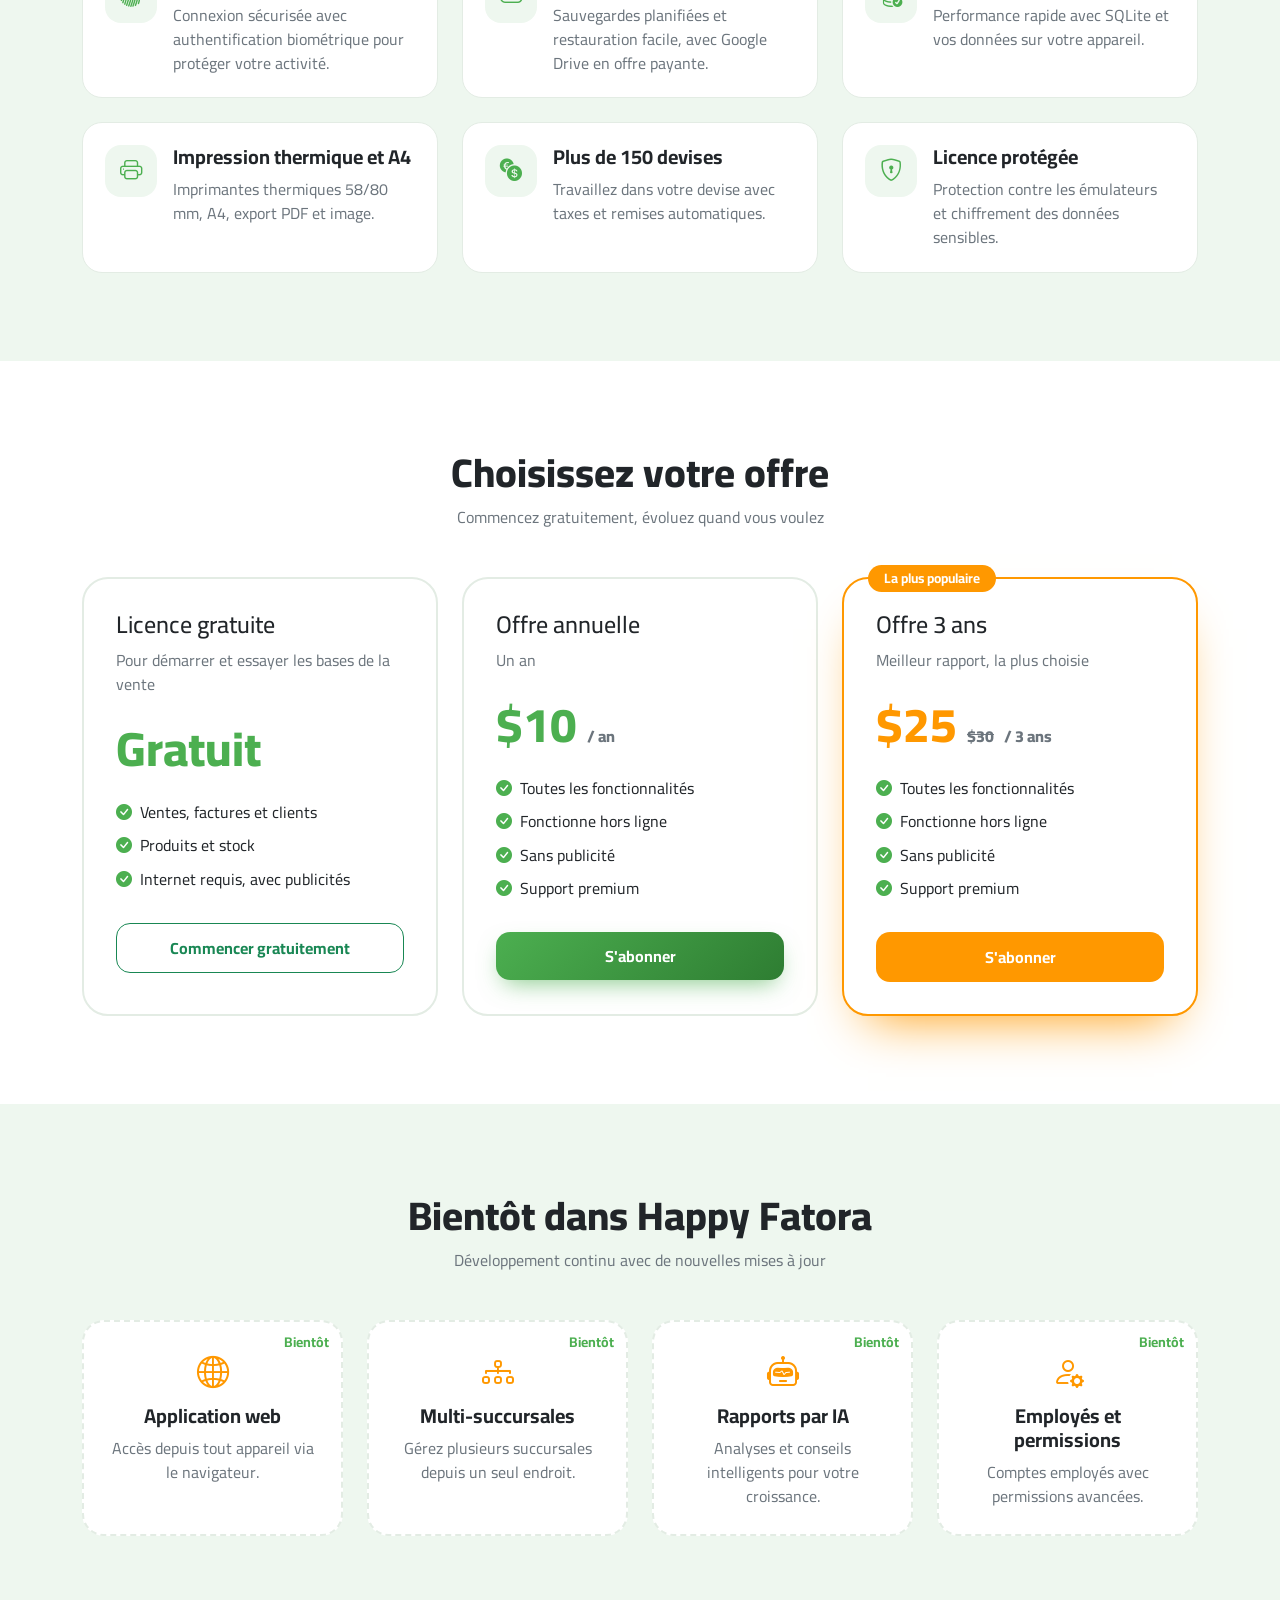
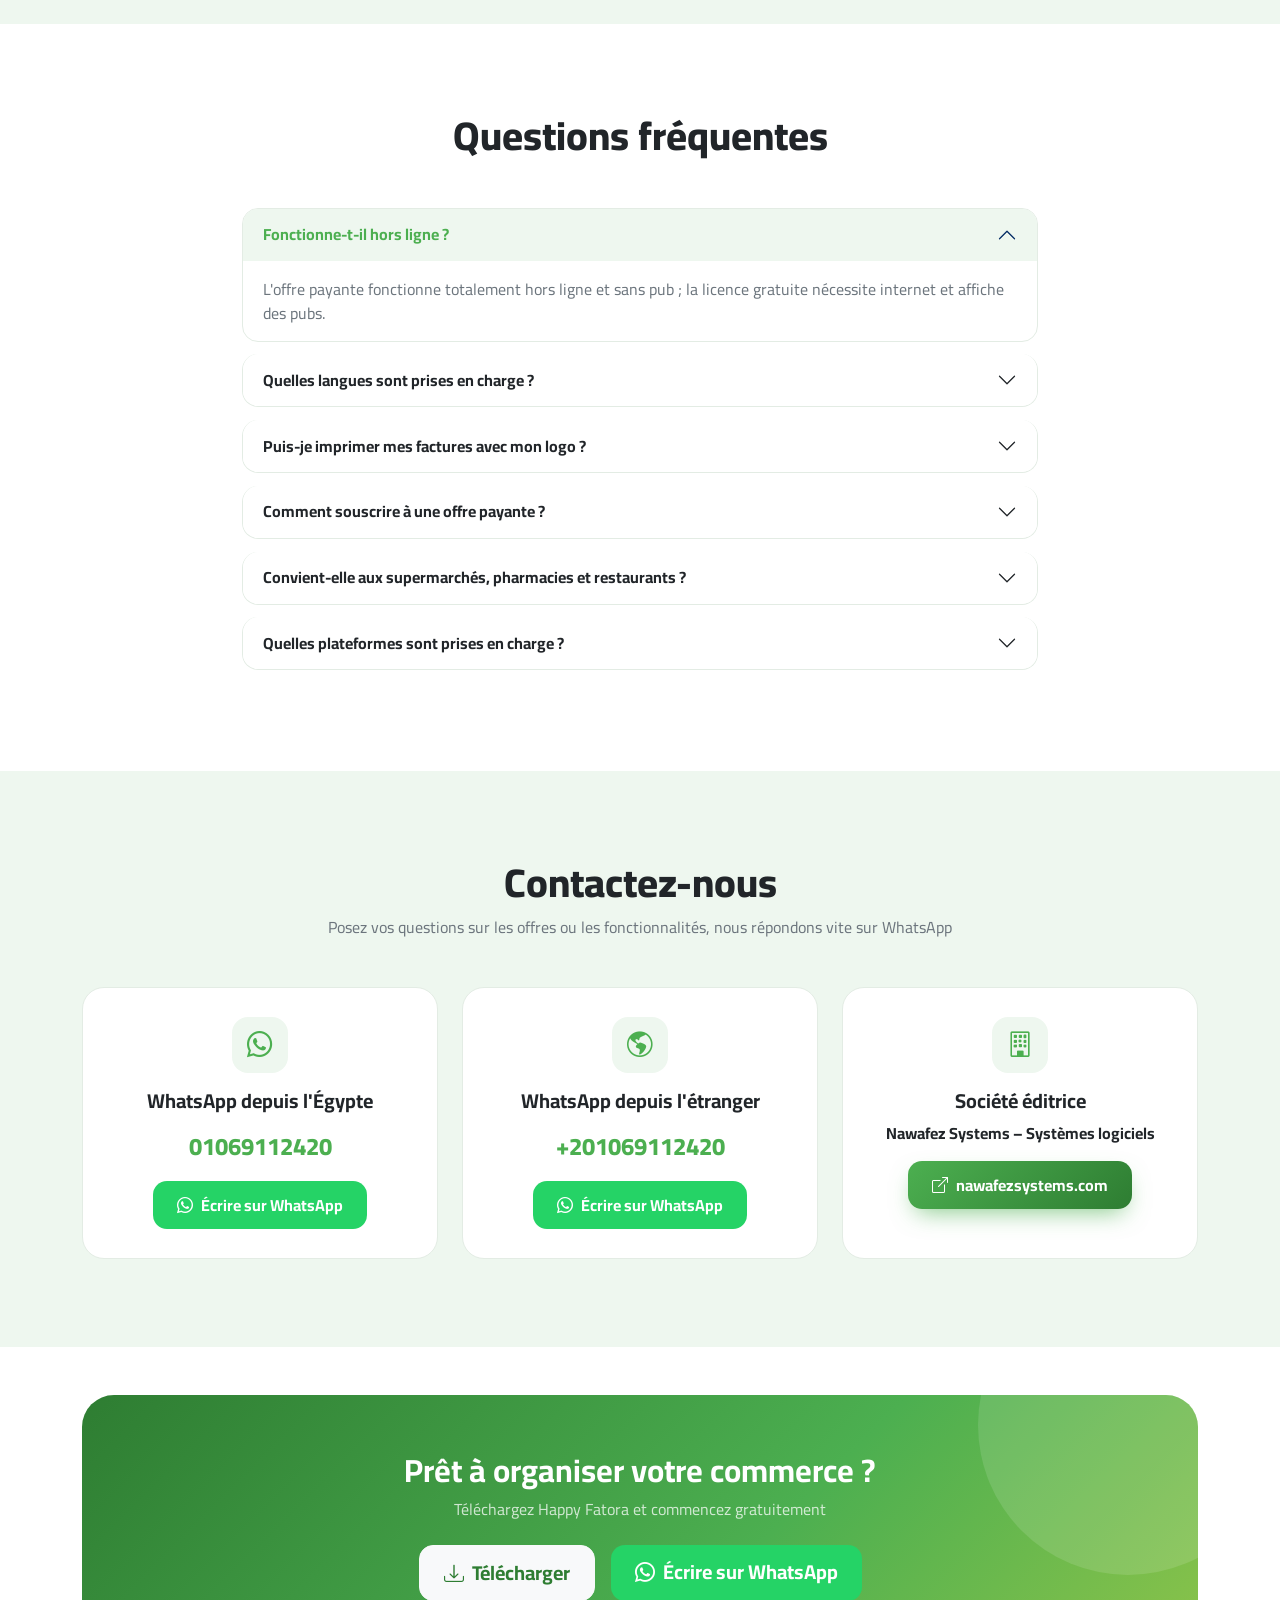
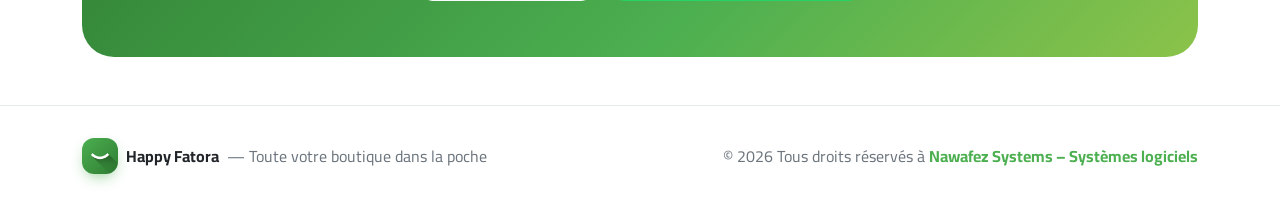
<file: happy-fatora/site/fr/index.html>
<!DOCTYPE html>
<html lang="fr" dir="ltr" data-bs-theme="light">

<head>
  <meta charset="utf-8">
  <meta name="viewport" content="width=device-width, initial-scale=1">
  <title>Happy Fatora | Caisse POS, Facturation &amp; Gestion de Stock</title>
  <meta name="description"
    content="Happy Fatora : facturation, caisse POS et gestion de stock pour commerces, supermarchés et pharmacies. Code-barres, rapports, mode hors ligne. Gratuit.">
  <meta name="keywords"
    content="Happy Fatora, Happy Invoice, application de facturation, logiciel de caisse, point de vente POS, gestion de stock, lecteur code-barres, comptabilité petit commerce, caisse hors ligne, facturation gratuite, logiciel supermarché, logiciel pharmacie, logiciel restaurant, gestion clients et fournisseurs, imprimante thermique, facture QR, ERP pour PME, POS Android iOS Windows, application arabe de facturation">
  <meta name="author" content="Nawafez Systems">
  <meta name="publisher" content="Nawafez Systems">
  <meta name="robots" content="index, follow, max-image-preview:large, max-snippet:-1, max-video-preview:-1">
  <meta name="googlebot" content="index, follow, max-image-preview:large, max-snippet:-1">
  <meta name="bingbot" content="index, follow">
  <meta name="language" content="fr">
  <meta name="application-name" content="Happy Fatora">
  <meta name="apple-mobile-web-app-title" content="Happy Fatora">
  <meta name="apple-mobile-web-app-capable" content="yes">
  <meta name="mobile-web-app-capable" content="yes">
  <meta name="theme-color" content="#4CAF50" media="(prefers-color-scheme: light)">
  <meta name="theme-color" content="#0d1410" media="(prefers-color-scheme: dark)">
  <meta name="color-scheme" content="light dark">
  <meta name="rating" content="general">
  <meta name="geo.region" content="EG">
  <meta name="geo.placename" content="Egypt">

  <link rel="canonical" href="https://www.nawafezsystems.com/happy-fatora/site/fr/">
  <link rel="alternate" hreflang="ar" href="https://www.nawafezsystems.com/happy-fatora/site/">
  <link rel="alternate" hreflang="en" href="https://www.nawafezsystems.com/happy-fatora/site/en/">
  <link rel="alternate" hreflang="fr" href="https://www.nawafezsystems.com/happy-fatora/site/fr/">
  <link rel="alternate" hreflang="x-default" href="https://www.nawafezsystems.com/happy-fatora/site/">
  <link rel="icon" href="../favicon.ico" sizes="any">
  <link rel="icon" type="image/png" sizes="32x32" href="../images/favicon-32.png">
  <link rel="icon" type="image/png" sizes="48x48" href="../images/favicon-48.png">
  <link rel="apple-touch-icon" sizes="180x180" href="../images/apple-touch-icon.png">
  <link rel="manifest" href="https://www.nawafezsystems.com/happy-fatora/site/site.webmanifest">

  <meta property="og:type" content="website">
  <meta property="og:site_name" content="Happy Fatora">
  <meta property="og:title" content="Happy Fatora | Caisse POS, Facturation &amp; Gestion de Stock">
  <meta property="og:description"
    content="Happy Fatora : facturation, caisse POS et gestion de stock pour commerces, supermarchés et pharmacies. Code-barres, rapports, mode hors ligne. Gratuit.">
  <meta property="og:url" content="https://www.nawafezsystems.com/happy-fatora/site/fr/">
  <meta property="og:locale" content="fr_FR">
  <meta property="og:locale:alternate" content="ar_EG">
  <meta property="og:locale:alternate" content="en_US">
  <meta property="og:image" content="https://www.nawafezsystems.com/happy-fatora/site/images/og-fr.jpg">
  <meta property="og:image:secure_url" content="https://www.nawafezsystems.com/happy-fatora/site/images/og-fr.jpg">
  <meta property="og:image:type" content="image/jpeg">
  <meta property="og:image:width" content="1200">
  <meta property="og:image:height" content="630">
  <meta property="og:image:alt"
    content="Happy Fatora : facturation, caisse POS et gestion de stock pour commerces - WhatsApp +201069112420 - Nawafez Systems">
  <meta name="twitter:card" content="summary_large_image">
  <meta name="twitter:title" content="Happy Fatora | Caisse POS, Facturation &amp; Gestion de Stock">
  <meta name="twitter:description"
    content="Happy Fatora : facturation, caisse POS et gestion de stock pour commerces, supermarchés et pharmacies. Code-barres, rapports, mode hors ligne. Gratuit.">
  <meta name="twitter:image" content="https://www.nawafezsystems.com/happy-fatora/site/images/og-fr.jpg">
  <meta name="twitter:image:alt"
    content="Happy Fatora : facturation, caisse POS et gestion de stock pour commerces - WhatsApp +201069112420 - Nawafez Systems">
  <meta name="twitter:url" content="https://www.nawafezsystems.com/happy-fatora/site/fr/">

  <link rel="preconnect" href="https://fonts.googleapis.com">
  <link rel="preconnect" href="https://fonts.gstatic.com" crossorigin>
  <link rel="preconnect" href="https://cdn.jsdelivr.net" crossorigin>
  <link href="https://fonts.googleapis.com/css2?family=Cairo:wght@300;400;600;700;800&display=swap" rel="stylesheet">
  <link rel="stylesheet" href="https://cdn.jsdelivr.net/npm/bootstrap@5.3.3/dist/css/bootstrap.min.css">
  <link rel="stylesheet" href="https://cdn.jsdelivr.net/npm/bootstrap-icons@1.11.3/font/bootstrap-icons.min.css">
  <link rel="stylesheet" href="../assets/site.css?v=20261114">
  <script>try {var t = localStorage.getItem('theme') || (matchMedia('(prefers-color-scheme: dark)').matches ? 'dark' : 'light'); document.documentElement.setAttribute('data-bs-theme', t)} catch (e) { }</script>
  <noscript>
    <style>
      .rv {
        opacity: 1 !important;
        transform: none !important
      }
    </style>
  </noscript>
  <script
    type="application/ld+json">{"@context":"https://schema.org","@graph":[{"@type":"Organization","@id":"https://www.nawafezsystems.com/happy-fatora/site/#publisher","name":"Nawafez Systems","alternateName":["نوافذ سيستمز","نوافذ سيستمز .. لأنظمة البرمجيات"],"url":"https://www.nawafezsystems.com/","sameAs":["https://www.nawafezsystems.com/"],"contactPoint":[{"@type":"ContactPoint","telephone":"+201069112420","contactType":"customer support","availableLanguage":["Arabic","English","French"]}]},{"@type":"WebSite","@id":"https://www.nawafezsystems.com/happy-fatora/site/#website","url":"https://www.nawafezsystems.com/happy-fatora/site/","name":"Happy Fatora","alternateName":["هابي فاتورة","Happy Invoice"],"inLanguage":["ar","en","fr"],"publisher":{"@id":"https://www.nawafezsystems.com/happy-fatora/site/#publisher"}},{"@type":"WebPage","@id":"https://www.nawafezsystems.com/happy-fatora/site/fr/#webpage","url":"https://www.nawafezsystems.com/happy-fatora/site/fr/","name":"Happy Fatora | Caisse POS, Facturation & Gestion de Stock","description":"Happy Fatora : facturation, caisse POS et gestion de stock pour commerces, supermarchés et pharmacies. Code-barres, rapports, mode hors ligne. Gratuit.","inLanguage":"fr","isPartOf":{"@id":"https://www.nawafezsystems.com/happy-fatora/site/#website"},"about":{"@id":"https://www.nawafezsystems.com/happy-fatora/site/fr/#app"},"dateModified":"2026-11-14","primaryImageOfPage":{"@type":"ImageObject","url":"https://www.nawafezsystems.com/happy-fatora/site/images/og-fr.jpg","width":1200,"height":630}},{"@type":"SoftwareApplication","@id":"https://www.nawafezsystems.com/happy-fatora/site/fr/#app","name":"Happy Fatora","alternateName":["Happy Fatora","Happy Invoice","هابي فاتورة"],"description":"Happy Fatora (aussi appelée Happy Invoice) est une application complète de facturation, de comptabilité et de caisse (POS) pour les commerces et les PME, sur mobile ou PC. Elle gère ventes, achats, stock, clients, fournisseurs, retours, dépenses et dettes dans une seule application simple, en arabe, anglais et français.","applicationCategory":"BusinessApplication","applicationSubCategory":"POS, Invoicing, Inventory","operatingSystem":"Android, iOS, Windows","inLanguage":["ar","en","fr"],"image":"https://www.nawafezsystems.com/happy-fatora/site/images/og-fr.jpg","url":"https://www.nawafezsystems.com/happy-fatora/site/fr/","screenshot":["https://www.nawafezsystems.com/happy-fatora/site/images/s-pos.jpg","https://www.nawafezsystems.com/happy-fatora/site/images/s-stock.jpg","https://www.nawafezsystems.com/happy-fatora/site/images/s-product.jpg","https://www.nawafezsystems.com/happy-fatora/site/images/s-qr.jpg","https://www.nawafezsystems.com/happy-fatora/site/images/s-barcode.jpg","https://www.nawafezsystems.com/happy-fatora/site/images/s-invoice.jpg"],"featureList":["Ventes et factures","Stock et lots","Clients et fournisseurs","Achats et retours","Code-barres et QR","Rapports et statistiques","Dépenses et trésorerie","Éditeur de facture"],"publisher":{"@id":"https://www.nawafezsystems.com/happy-fatora/site/#publisher"},"author":{"@id":"https://www.nawafezsystems.com/happy-fatora/site/#publisher"},"offers":[{"@type":"Offer","name":"Licence gratuite","price":"0","priceCurrency":"USD","url":"https://www.nawafezsystems.com/happy-fatora/site/fr/#pricing"},{"@type":"Offer","name":"Offre annuelle","price":"10","priceCurrency":"USD","url":"https://www.nawafezsystems.com/happy-fatora/site/fr/#pricing"},{"@type":"Offer","name":"Offre 3 ans","price":"25","priceCurrency":"USD","url":"https://www.nawafezsystems.com/happy-fatora/site/fr/#pricing"}]},{"@type":"FAQPage","@id":"https://www.nawafezsystems.com/happy-fatora/site/fr/#faq","inLanguage":"fr","mainEntity":[{"@type":"Question","name":"Fonctionne-t-il hors ligne ?","acceptedAnswer":{"@type":"Answer","text":"L'offre payante fonctionne totalement hors ligne et sans pub ; la licence gratuite nécessite internet et affiche des pubs."}},{"@type":"Question","name":"Quelles langues sont prises en charge ?","acceptedAnswer":{"@type":"Answer","text":"Arabe, anglais et français, avec modes clair et sombre."}},{"@type":"Question","name":"Puis-je imprimer mes factures avec mon logo ?","acceptedAnswer":{"@type":"Answer","text":"Oui, personnalisez logo, couleurs, polices et colonnes, et exportez en plusieurs formats."}},{"@type":"Question","name":"Comment souscrire à une offre payante ?","acceptedAnswer":{"@type":"Answer","text":"Écrivez-nous sur WhatsApp et nous activerons votre licence immédiatement."}},{"@type":"Question","name":"Convient-elle aux supermarchés, pharmacies et restaurants ?","acceptedAnswer":{"@type":"Answer","text":"Oui. Grâce aux codes-barres, dates de péremption, lots et unités multiples, elle convient aux supermarchés, pharmacies, restaurants, cafés, grossistes et entrepôts."}},{"@type":"Question","name":"Quelles plateformes sont prises en charge ?","acceptedAnswer":{"@type":"Answer","text":"Happy Fatora fonctionne sur Android, iOS et Windows."}}]}]}</script>
</head>

<body>
  <a class="skip" href="#main">Aller au contenu</a>
  <div id="prog"></div>

  <header>
    <nav class="navbar navbar-expand-lg fixed-top" aria-label="Main">
      <div class="container">
        <a class="navbar-brand d-flex align-items-center gap-2 fw-bold" href="#top" aria-label="Happy Fatora - Accueil">
          <span class="brand-logo"><img src="../images/logo.png" width="42" height="42"
              alt="Happy Fatora"></span><span>Happy Fatora</span>
        </a>
        <button class="navbar-toggler border-0" type="button" data-bs-toggle="collapse" data-bs-target="#nav"
          aria-controls="nav" aria-expanded="false" aria-label="Menu"><i class="bi bi-list fs-2"
            aria-hidden="true"></i></button>
        <div class="collapse navbar-collapse" id="nav">
          <ul class="navbar-nav mx-auto">
            <li class="nav-item"><a class="nav-link" href="#features">Fonctionnalités</a></li>
            <li class="nav-item"><a class="nav-link" href="#screens">Captures</a></li>
            <li class="nav-item"><a class="nav-link" href="#how">Comment ça marche</a></li>
            <li class="nav-item"><a class="nav-link" href="#pricing">Tarifs</a></li>
            <li class="nav-item"><a class="nav-link" href="#faq">FAQ</a></li>
            <li class="nav-item"><a class="nav-link" href="#contact">Contact</a></li>
          </ul>
          <div class="d-flex align-items-center gap-2 py-2 py-lg-0">
            <div class="dropdown">
              <button class="icon-btn px-3 w-auto gap-2" type="button" data-bs-toggle="dropdown" aria-expanded="false"
                aria-label="Langue"><i class="bi bi-translate" aria-hidden="true"></i></button>
              <ul class="dropdown-menu dropdown-menu-end">
                <li><a class="dropdown-item" href="../index.html" hreflang="ar" lang="ar">العربية</a></li>
                <li><a class="dropdown-item" href="../en/index.html" hreflang="en" lang="en">English</a></li>
                <li><a class="dropdown-item active" href="./index.html" hreflang="fr" lang="fr"
                    aria-current=true>Français</a>
                </li>
              </ul>
            </div>
            <button class="icon-btn" id="themeBtn" type="button" aria-label="Changer de thème"><i
                class="bi bi-moon-stars" aria-hidden="true"></i></button>
            <a class="btn btn-g d-none d-sm-inline-block" href="#contact"><i class="bi bi-download me-1"
                aria-hidden="true"></i>Télécharger</a>
          </div>
        </div>
      </div>
    </nav>
  </header>

  <main id="main">
    <section class="hero" id="top">
      <span class="blob b1"></span><span class="blob b2"></span>
      <div class="container position-relative">
        <div class="row align-items-center g-5">
          <div class="col-lg-6 text-center text-lg-start">
            <span class="badge-soft mb-3"><i class="bi bi-stars" aria-hidden="true"></i><span>Un ERP compact pour
                commerces</span></span>
            <h1 class="mb-3">Toute votre boutique dans la poche.. <span class="gt">factures, stock et comptes, même hors
                ligne</span></h1>
            <p class="lead text-secondary mb-4">Happy Fatora est une application de facturation et de caisse (POS) pour
              gérer votre commerce : ventes, achats, stock, clients, fournisseurs et rapports, dans un design moderne et
              simple.</p>
            <div class="d-flex flex-wrap gap-3 justify-content-center justify-content-lg-start mb-5">
              <a class="btn btn-g btn-lg" href="#contact"><i class="bi bi-download me-2"
                  aria-hidden="true"></i>Télécharger</a>
              <a class="btn btn-wa btn-lg"
                href="https://wa.me/201069112420?text=Bonjour%2C%20je%20souhaite%20en%20savoir%20plus%20sur%20l%27application%20Happy%20Fatora"
                target="_blank" rel="noopener"><i class="bi bi-whatsapp me-2" aria-hidden="true"></i>Écrire sur
                WhatsApp</a>
            </div>
            <p class="plat text-secondary mb-4 justify-content-lg-start"><span><i class="bi bi-android2"
                  aria-hidden="true"></i>Android</span><span><i class="bi bi-apple"
                  aria-hidden="true"></i>iOS</span><span><i class="bi bi-windows" aria-hidden="true"></i>Windows</span>
            </p>
            <div class="row text-center g-3">
              <div class="col-4 stat"><b data-count="17" data-suf="+">17+</b>
                <div class="small text-secondary">Modules</div>
              </div>
              <div class="col-4 stat"><b data-count="3">3</b>
                <div class="small text-secondary">Langues</div>
              </div>
              <div class="col-4 stat"><b data-count="150" data-suf="+">150+</b>
                <div class="small text-secondary">Devises prises en charge</div>
              </div>
            </div>
          </div>
          <div class="col-lg-6">
            <div class="stage" id="stage">
              <div class="phone" id="heroPhone"><img src="../images/s-sales.jpg" width="540" height="1200"
                  fetchpriority="high" decoding="async"
                  alt="Écran de création d&#x27;une facture de vente dans Happy Fatora"></div>
              <div class="chip c1"><i class="bi bi-check2-circle" aria-hidden="true"></i><span>Facture
                  enregistrée</span></div>
              <div class="chip c3"><i class="bi bi-upc-scan" aria-hidden="true"></i><span>Code-barres prêt</span></div>
              <div class="chip c2"><i class="bi bi-graph-up-arrow" aria-hidden="true"></i><span>1,550 EGP</span></div>
            </div>
          </div>
        </div>
      </div>
    </section>

    <div class="mq" aria-hidden="true">
      <div class="mq-track" id="mq"></div>
    </div>

    <section class="sec alt" id="about" aria-labelledby="about-h">
      <div class="container">
        <div class="text-center mb-4 rv">
          <h2 id="about-h">Qu&#x27;est-ce que Happy Fatora ?</h2>
        </div>
        <p class="about-p text-center rv">Happy Fatora (aussi appelée Happy Invoice) est une application complète de
          facturation, de comptabilité et de caisse (POS) pour les commerces et les PME, sur mobile ou PC. Elle gère
          ventes, achats, stock, clients, fournisseurs, retours, dépenses et dettes dans une seule application simple,
          en arabe, anglais et français.</p>
        <p class="about-p text-center mb-5 rv">Elle prend en charge la lecture et l&#x27;impression de codes-barres et
          QR, l&#x27;impression thermique 58/80 mm et A4, les rapports de bénéfices, de taxes et de stock, ainsi que les
          sauvegardes. Elle fonctionne sur Android, iOS et Windows, et l&#x27;offre payante fonctionne entièrement hors
          ligne.</p>
        <h3 class="h4 fw-bold text-center mb-4 rv">Adaptée à tous les types de commerces</h3>
        <ul class="use-list row g-3 justify-content-center" id="useList">
          <li class="col-6 col-md-4" data-ic="bi-basket">
            <div class="use"><i class="bi bi-basket" aria-hidden="true"></i><span>Supermarchés</span></div>
          </li>
          <li class="col-6 col-md-4" data-ic="bi-capsule">
            <div class="use"><i class="bi bi-capsule" aria-hidden="true"></i><span>Pharmacies</span></div>
          </li>
          <li class="col-6 col-md-4" data-ic="bi-cup-hot">
            <div class="use"><i class="bi bi-cup-hot" aria-hidden="true"></i><span>Restaurants et cafés</span></div>
          </li>
          <li class="col-6 col-md-4" data-ic="bi-truck">
            <div class="use"><i class="bi bi-truck" aria-hidden="true"></i><span>Grossistes</span></div>
          </li>
          <li class="col-6 col-md-4" data-ic="bi-building">
            <div class="use"><i class="bi bi-building" aria-hidden="true"></i><span>Entrepôts</span></div>
          </li>
          <li class="col-6 col-md-4" data-ic="bi-shop">
            <div class="use"><i class="bi bi-shop" aria-hidden="true"></i><span>Commerces</span></div>
          </li>
        </ul>
      </div>
    </section>

    <section class="sec" id="features" aria-labelledby="features-h">
      <div class="container">
        <div class="text-center mb-5 rv">
          <h2 id="features-h">Tout ce dont votre commerce a besoin, en une app</h2>
          <p class="text-secondary">Des outils pros et simples qui font gagner du temps et sécurisent vos comptes</p>
        </div>
        <div class="row g-4">
          <div class="col-sm-6 col-lg-3 rv">
            <article class="fcard">
              <div class="fi"><i class="bi bi-receipt" aria-hidden="true"></i></div>
              <h3 class="h5 fw-bold">Ventes et factures</h3>
              <p class="text-secondary mb-0">Créez une facture en quelques secondes avec panier, remise et taxe, puis
                imprimez ou exportez en PDF.</p>
            </article>
          </div>
          <div class="col-sm-6 col-lg-3 rv">
            <article class="fcard">
              <div class="fi"><i class="bi bi-box-seam" aria-hidden="true"></i></div>
              <h3 class="h5 fw-bold">Stock et lots</h3>
              <p class="text-secondary mb-0">Suivez quantités et lots, avec alertes pour stock bas, produits abîmés ou
                périmés.</p>
            </article>
          </div>
          <div class="col-sm-6 col-lg-3 rv">
            <article class="fcard">
              <div class="fi"><i class="bi bi-people" aria-hidden="true"></i></div>
              <h3 class="h5 fw-bold">Clients et fournisseurs</h3>
              <p class="text-secondary mb-0">Historique complet des transactions, dettes et paiements pour chaque client
                et fournisseur.</p>
            </article>
          </div>
          <div class="col-sm-6 col-lg-3 rv">
            <article class="fcard">
              <div class="fi"><i class="bi bi-cart-check" aria-hidden="true"></i></div>
              <h3 class="h5 fw-bold">Achats et retours</h3>
              <p class="text-secondary mb-0">Enregistrez achats et retours, liés automatiquement à la facture
                d&#x27;origine.</p>
            </article>
          </div>
          <div class="col-sm-6 col-lg-3 rv">
            <article class="fcard">
              <div class="fi"><i class="bi bi-qr-code-scan" aria-hidden="true"></i></div>
              <h3 class="h5 fw-bold">Code-barres et QR</h3>
              <p class="text-secondary mb-0">Générez et imprimez des étiquettes code-barres et QR pour une vente rapide.
              </p>
            </article>
          </div>
          <div class="col-sm-6 col-lg-3 rv">
            <article class="fcard">
              <div class="fi"><i class="bi bi-bar-chart-line" aria-hidden="true"></i></div>
              <h3 class="h5 fw-bold">Rapports et statistiques</h3>
              <p class="text-secondary mb-0">Rapports ventes, achats, stock, taxes et financiers avec export facile.</p>
            </article>
          </div>
          <div class="col-sm-6 col-lg-3 rv">
            <article class="fcard">
              <div class="fi"><i class="bi bi-wallet2" aria-hidden="true"></i></div>
              <h3 class="h5 fw-bold">Dépenses et trésorerie</h3>
              <p class="text-secondary mb-0">Suivez dépenses, revenus et solde de caisse pour connaître vos bénéfices à
                tout moment.</p>
            </article>
          </div>
          <div class="col-sm-6 col-lg-3 rv">
            <article class="fcard">
              <div class="fi"><i class="bi bi-palette" aria-hidden="true"></i></div>
              <h3 class="h5 fw-bold">Éditeur de facture</h3>
              <p class="text-secondary mb-0">Personnalisez logo, couleurs, polices et colonnes, puis exportez en PDF,
                JPG, PNG ou HTML.</p>
            </article>
          </div>
        </div>
      </div>
    </section>

    <section class="band" aria-label="Happy Fatora">
      <div class="container">
        <div class="row g-4 text-center">
          <div class="col-6 col-md-3"><b data-count="150" data-suf="+">150+</b><span>Devises prises en charge</span>
          </div>
          <div class="col-6 col-md-3"><b data-count="3">3</b><span>Langues</span></div>
          <div class="col-6 col-md-3"><b data-count="17" data-suf="+">17+</b><span>Modules intégrés</span></div>
          <div class="col-6 col-md-3"><b data-count="3">3</b><span>Plateformes : Android, iOS, Windows</span></div>
        </div>
      </div>
    </section>

    <section class="sec alt" id="screens" aria-labelledby="screens-h">
      <div class="container">
        <div class="text-center mb-3 rv">
          <h2 id="screens-h">Découvrez l&#x27;application</h2>
          <p class="text-secondary">Une interface rapide et moderne en arabe, anglais et français, avec mode sombre</p>
        </div>
        <div class="d-flex justify-content-end gap-2 mb-2">
          <button class="icon-btn" id="gPrev" type="button" aria-label="Précédent"><i class="bi bi-chevron-left"
              aria-hidden="true"></i></button>
          <button class="icon-btn" id="gNext" type="button" aria-label="Suivant"><i class="bi bi-chevron-right"
              aria-hidden="true"></i></button>
        </div>
        <div class="gal" id="gal">
          <figure>
            <div class="phone"><img loading="lazy" decoding="async" width="540" height="1200" src="../images/s-pos.jpg"
                alt="Happy Fatora - Créer une vente"></div>
            <figcaption>Créer une vente</figcaption>
          </figure>
          <figure>
            <div class="phone"><img loading="lazy" decoding="async" width="540" height="1200"
                src="../images/s-stock.jpg" alt="Happy Fatora - Gestion du stock"></div>
            <figcaption>Gestion du stock</figcaption>
          </figure>
          <figure>
            <div class="phone"><img loading="lazy" decoding="async" width="540" height="1200"
                src="../images/s-product.jpg" alt="Happy Fatora - Détails du produit"></div>
            <figcaption>Détails du produit</figcaption>
          </figure>
          <figure>
            <div class="phone"><img loading="lazy" decoding="async" width="540" height="1200" src="../images/s-qr.jpg"
                alt="Happy Fatora - Impression QR"></div>
            <figcaption>Impression QR</figcaption>
          </figure>
          <figure>
            <div class="phone"><img loading="lazy" decoding="async" width="540" height="1200"
                src="../images/s-barcode.jpg" alt="Happy Fatora - Impression code-barres"></div>
            <figcaption>Impression code-barres</figcaption>
          </figure>
          <figure>
            <div class="phone"><img loading="lazy" decoding="async" width="540" height="1200"
                src="../images/s-invoice.jpg" alt="Happy Fatora - Aperçu de facture"></div>
            <figcaption>Aperçu de facture</figcaption>
          </figure>
          <figure>
            <div class="phone"><img loading="lazy" decoding="async" width="540" height="1200"
                src="../images/s-invset.jpg" alt="Happy Fatora - Réglages de facture"></div>
            <figcaption>Réglages de facture</figcaption>
          </figure>
          <figure>
            <div class="phone"><img loading="lazy" decoding="async" width="540" height="1200"
                src="../images/s-reports.jpg" alt="Happy Fatora - Rapport des ventes"></div>
            <figcaption>Rapport des ventes</figcaption>
          </figure>
          <figure>
            <div class="phone"><img loading="lazy" decoding="async" width="540" height="1200" src="../images/s-cash.jpg"
                alt="Happy Fatora - Trésorerie"></div>
            <figcaption>Trésorerie</figcaption>
          </figure>
          <figure>
            <div class="phone"><img loading="lazy" decoding="async" width="540" height="1200"
                src="../images/s-expense.jpg" alt="Happy Fatora - Dépenses"></div>
            <figcaption>Dépenses</figcaption>
          </figure>
          <figure>
            <div class="phone"><img loading="lazy" decoding="async" width="540" height="1200"
                src="../images/s-customer.jpg" alt="Happy Fatora - Statistiques client"></div>
            <figcaption>Statistiques client</figcaption>
          </figure>
          <figure>
            <div class="phone"><img loading="lazy" decoding="async" width="540" height="1200"
                src="../images/s-supplier.jpg" alt="Happy Fatora - Fiche fournisseur"></div>
            <figcaption>Fiche fournisseur</figcaption>
          </figure>
          <figure>
            <div class="phone"><img loading="lazy" decoding="async" width="540" height="1200"
                src="../images/s-returns.jpg" alt="Happy Fatora - Retours"></div>
            <figcaption>Retours</figcaption>
          </figure>
          <figure>
            <div class="phone"><img loading="lazy" decoding="async" width="540" height="1200"
                src="../images/s-license.jpg" alt="Happy Fatora - Licences"></div>
            <figcaption>Licences</figcaption>
          </figure>
          <figure>
            <div class="phone"><img loading="lazy" decoding="async" width="540" height="1200" src="../images/s-lang.jpg"
                alt="Happy Fatora - Langue et thème"></div>
            <figcaption>Langue et thème</figcaption>
          </figure>
          <figure>
            <div class="phone"><img loading="lazy" decoding="async" width="540" height="1200" src="../images/s-menu.jpg"
                alt="Happy Fatora - Menu principal"></div>
            <figcaption>Menu principal</figcaption>
          </figure>
        </div>
      </div>
    </section>

    <section class="sec" id="how" aria-labelledby="how-h">
      <div class="container">
        <div class="row align-items-center g-5">
          <div class="col-lg-6 rv">
            <div class="stage" style="max-width:280px">
              <div class="phone"><img src="../images/s-summary.jpg" width="540" height="1200" loading="lazy"
                  decoding="async" alt="Capture du résumé d&#x27;activité dans Happy Fatora"></div>
            </div>
          </div>
          <div class="col-lg-6 rv">
            <h2 class="mb-2" id="how-h">De la vente à la facture en 4 étapes</h2>
            <p class="text-secondary mb-4">Un parcours simple et rapide, même sans expérience comptable</p>
            <div class="step">
              <div class="num" aria-hidden="true">1</div>
              <div>
                <h3 class="h5 fw-bold mb-1">Choisissez client et produits</h3>
                <p class="text-secondary mb-0">Recherchez par nom ou scannez le code-barres et ajoutez au panier.</p>
              </div>
            </div>
            <div class="step">
              <div class="num" aria-hidden="true">2</div>
              <div>
                <h3 class="h5 fw-bold mb-1">Définissez quantité et prix</h3>
                <p class="text-secondary mb-0">Boutons rapides de quantité et choix du lot en stock.</p>
              </div>
            </div>
            <div class="step">
              <div class="num" aria-hidden="true">3</div>
              <div>
                <h3 class="h5 fw-bold mb-1">Enregistrez le paiement</h3>
                <p class="text-secondary mb-0">Espèces ou échéances : payé, partiel ou en attente.</p>
              </div>
            </div>
            <div class="step">
              <div class="num" aria-hidden="true">4</div>
              <div>
                <h3 class="h5 fw-bold mb-1">Imprimez ou exportez en PDF</h3>
                <p class="text-secondary mb-0">Une facture pro prête à imprimer ou partager aussitôt.</p>
              </div>
            </div>
          </div>
        </div>
      </div>
    </section>

    <section class="sec alt" id="security" aria-labelledby="security-h">
      <div class="container">
        <div class="text-center mb-5 rv">
          <h2 id="security-h">Sécurité et performance de niveau pro</h2>
          <p class="text-secondary">Vos données restent sur votre appareil, bien protégées</p>
        </div>
        <div class="row g-4">
          <div class="col-md-6 col-lg-4 rv">
            <article class="kcard">
              <div class="fi"><i class="bi bi-fingerprint" aria-hidden="true"></i></div>
              <div>
                <h3 class="h5 fw-bold">Empreinte et mot de passe</h3>
                <p class="text-secondary mb-0">Connexion sécurisée avec authentification biométrique pour protéger votre
                  activité.</p>
              </div>
            </article>
          </div>
          <div class="col-md-6 col-lg-4 rv">
            <article class="kcard">
              <div class="fi"><i class="bi bi-cloud-arrow-up" aria-hidden="true"></i></div>
              <div>
                <h3 class="h5 fw-bold">Sauvegarde automatique</h3>
                <p class="text-secondary mb-0">Sauvegardes planifiées et restauration facile, avec Google Drive en offre
                  payante.</p>
              </div>
            </article>
          </div>
          <div class="col-md-6 col-lg-4 rv">
            <article class="kcard">
              <div class="fi"><i class="bi bi-database-check" aria-hidden="true"></i></div>
              <div>
                <h3 class="h5 fw-bold">Base de données locale</h3>
                <p class="text-secondary mb-0">Performance rapide avec SQLite et vos données sur votre appareil.</p>
              </div>
            </article>
          </div>
          <div class="col-md-6 col-lg-4 rv">
            <article class="kcard">
              <div class="fi"><i class="bi bi-printer" aria-hidden="true"></i></div>
              <div>
                <h3 class="h5 fw-bold">Impression thermique et A4</h3>
                <p class="text-secondary mb-0">Imprimantes thermiques 58/80 mm, A4, export PDF et image.</p>
              </div>
            </article>
          </div>
          <div class="col-md-6 col-lg-4 rv">
            <article class="kcard">
              <div class="fi"><i class="bi bi-currency-exchange" aria-hidden="true"></i></div>
              <div>
                <h3 class="h5 fw-bold">Plus de 150 devises</h3>
                <p class="text-secondary mb-0">Travaillez dans votre devise avec taxes et remises automatiques.</p>
              </div>
            </article>
          </div>
          <div class="col-md-6 col-lg-4 rv">
            <article class="kcard">
              <div class="fi"><i class="bi bi-shield-lock" aria-hidden="true"></i></div>
              <div>
                <h3 class="h5 fw-bold">Licence protégée</h3>
                <p class="text-secondary mb-0">Protection contre les émulateurs et chiffrement des données sensibles.
                </p>
              </div>
            </article>
          </div>
        </div>
      </div>
    </section>

    <section class="sec" id="pricing" aria-labelledby="pricing-h">
      <div class="container">
        <div class="text-center mb-5 rv">
          <h2 id="pricing-h">Choisissez votre offre</h2>
          <p class="text-secondary">Commencez gratuitement, évoluez quand vous voulez</p>
        </div>
        <div class="row g-4 justify-content-center">
          <div class="col-md-6 col-lg-4 rv">
            <div class="price">
              <h3 class="h4">Licence gratuite</h3>
              <p class="text-secondary">Pour démarrer et essayer les bases de la vente</p>
              <div class="amt mb-3">Gratuit</div>
              <ul>
                <li><i class="bi bi-check-circle-fill" aria-hidden="true"></i><span>Ventes, factures et clients</span>
                </li>
                <li><i class="bi bi-check-circle-fill" aria-hidden="true"></i><span>Produits et stock</span></li>
                <li><i class="bi bi-check-circle-fill" aria-hidden="true"></i><span>Internet requis, avec
                    publicités</span></li>
              </ul>
              <a class="btn btn-outline-success w-100 mt-3" href="#contact">Commencer gratuitement</a>
            </div>
          </div>
          <div class="col-md-6 col-lg-4 rv">
            <div class="price">
              <h3 class="h4">Offre annuelle</h3>
              <p class="text-secondary">Un an</p>
              <div class="amt mb-3">$10 <small class="fs-6 text-secondary">/ an</small></div>
              <ul>
                <li><i class="bi bi-check-circle-fill" aria-hidden="true"></i><span>Toutes les fonctionnalités</span>
                </li>
                <li><i class="bi bi-check-circle-fill" aria-hidden="true"></i><span>Fonctionne hors ligne</span></li>
                <li><i class="bi bi-check-circle-fill" aria-hidden="true"></i><span>Sans publicité</span></li>
                <li><i class="bi bi-check-circle-fill" aria-hidden="true"></i><span>Support premium</span></li>
              </ul>
              <a class="btn btn-g w-100 mt-3"
                href="https://wa.me/201069112420?text=Bonjour%2C%20je%20souhaite%20en%20savoir%20plus%20sur%20l%27application%20Happy%20Fatora"
                target="_blank" rel="noopener">S&#x27;abonner</a>
            </div>
          </div>
          <div class="col-md-6 col-lg-4 rv">
            <div class="price pop"><span class="tag">La plus populaire</span>
              <h3 class="h4">Offre 3 ans</h3>
              <p class="text-secondary">Meilleur rapport, la plus choisie</p>
              <div class="amt mb-3">$25 <s class="fs-6 text-secondary">$30</s> <small class="fs-6 text-secondary">/ 3
                  ans</small></div>
              <ul>
                <li><i class="bi bi-check-circle-fill" aria-hidden="true"></i><span>Toutes les fonctionnalités</span>
                </li>
                <li><i class="bi bi-check-circle-fill" aria-hidden="true"></i><span>Fonctionne hors ligne</span></li>
                <li><i class="bi bi-check-circle-fill" aria-hidden="true"></i><span>Sans publicité</span></li>
                <li><i class="bi bi-check-circle-fill" aria-hidden="true"></i><span>Support premium</span></li>
              </ul>
              <a class="btn w-100 mt-3 text-white" style="background:var(--o)"
                href="https://wa.me/201069112420?text=Bonjour%2C%20je%20souhaite%20en%20savoir%20plus%20sur%20l%27application%20Happy%20Fatora"
                target="_blank" rel="noopener">S&#x27;abonner</a>
            </div>
          </div>
        </div>
      </div>
    </section>

    <section class="sec alt" id="roadmap" aria-labelledby="roadmap-h">
      <div class="container">
        <div class="text-center mb-5 rv">
          <h2 id="roadmap-h">Bientôt dans Happy Fatora</h2>
          <p class="text-secondary">Développement continu avec de nouvelles mises à jour</p>
        </div>
        <div class="row g-4">
          <div class="col-sm-6 col-lg-3 rv">
            <article class="rm"><small>Bientôt</small><i class="bi bi-globe2" aria-hidden="true"></i>
              <h3 class="h5 fw-bold mt-2">Application web</h3>
              <p class="text-secondary mb-0">Accès depuis tout appareil via le navigateur.</p>
            </article>
          </div>
          <div class="col-sm-6 col-lg-3 rv">
            <article class="rm"><small>Bientôt</small><i class="bi bi-diagram-3" aria-hidden="true"></i>
              <h3 class="h5 fw-bold mt-2">Multi-succursales</h3>
              <p class="text-secondary mb-0">Gérez plusieurs succursales depuis un seul endroit.</p>
            </article>
          </div>
          <div class="col-sm-6 col-lg-3 rv">
            <article class="rm"><small>Bientôt</small><i class="bi bi-robot" aria-hidden="true"></i>
              <h3 class="h5 fw-bold mt-2">Rapports par IA</h3>
              <p class="text-secondary mb-0">Analyses et conseils intelligents pour votre croissance.</p>
            </article>
          </div>
          <div class="col-sm-6 col-lg-3 rv">
            <article class="rm"><small>Bientôt</small><i class="bi bi-person-gear" aria-hidden="true"></i>
              <h3 class="h5 fw-bold mt-2">Employés et permissions</h3>
              <p class="text-secondary mb-0">Comptes employés avec permissions avancées.</p>
            </article>
          </div>
        </div>
      </div>
    </section>

    <section class="sec" id="faq" aria-labelledby="faq-h">
      <div class="container" style="max-width:820px">
        <div class="text-center mb-5 rv">
          <h2 id="faq-h">Questions fréquentes</h2>
        </div>
        <div class="accordion rv" id="faqList">
          <div class="accordion-item">
            <h3 class="accordion-header"><button class="accordion-button" type="button" data-bs-toggle="collapse"
                data-bs-target="#a1" aria-expanded="true" aria-controls="a1">Fonctionne-t-il hors ligne ?</button></h3>
            <div id="a1" class="accordion-collapse collapse show" data-bs-parent="#faqList">
              <div class="accordion-body text-secondary">L&#x27;offre payante fonctionne totalement hors ligne et sans
                pub ; la licence gratuite nécessite internet et affiche des pubs.</div>
            </div>
          </div>
          <div class="accordion-item">
            <h3 class="accordion-header"><button class="accordion-button collapsed" type="button"
                data-bs-toggle="collapse" data-bs-target="#a2" aria-expanded="false" aria-controls="a2">Quelles langues
                sont prises en charge ?</button></h3>
            <div id="a2" class="accordion-collapse collapse" data-bs-parent="#faqList">
              <div class="accordion-body text-secondary">Arabe, anglais et français, avec modes clair et sombre.</div>
            </div>
          </div>
          <div class="accordion-item">
            <h3 class="accordion-header"><button class="accordion-button collapsed" type="button"
                data-bs-toggle="collapse" data-bs-target="#a3" aria-expanded="false" aria-controls="a3">Puis-je imprimer
                mes factures avec mon logo ?</button></h3>
            <div id="a3" class="accordion-collapse collapse" data-bs-parent="#faqList">
              <div class="accordion-body text-secondary">Oui, personnalisez logo, couleurs, polices et colonnes, et
                exportez en plusieurs formats.</div>
            </div>
          </div>
          <div class="accordion-item">
            <h3 class="accordion-header"><button class="accordion-button collapsed" type="button"
                data-bs-toggle="collapse" data-bs-target="#a4" aria-expanded="false" aria-controls="a4">Comment
                souscrire à une offre payante ?</button></h3>
            <div id="a4" class="accordion-collapse collapse" data-bs-parent="#faqList">
              <div class="accordion-body text-secondary">Écrivez-nous sur WhatsApp et nous activerons votre licence
                immédiatement.</div>
            </div>
          </div>
          <div class="accordion-item">
            <h3 class="accordion-header"><button class="accordion-button collapsed" type="button"
                data-bs-toggle="collapse" data-bs-target="#a5" aria-expanded="false" aria-controls="a5">Convient-elle
                aux supermarchés, pharmacies et restaurants ?</button></h3>
            <div id="a5" class="accordion-collapse collapse" data-bs-parent="#faqList">
              <div class="accordion-body text-secondary">Oui. Grâce aux codes-barres, dates de péremption, lots et
                unités multiples, elle convient aux supermarchés, pharmacies, restaurants, cafés, grossistes et
                entrepôts.</div>
            </div>
          </div>
          <div class="accordion-item">
            <h3 class="accordion-header"><button class="accordion-button collapsed" type="button"
                data-bs-toggle="collapse" data-bs-target="#a6" aria-expanded="false" aria-controls="a6">Quelles
                plateformes sont prises en charge ?</button></h3>
            <div id="a6" class="accordion-collapse collapse" data-bs-parent="#faqList">
              <div class="accordion-body text-secondary">Happy Fatora fonctionne sur Android, iOS et Windows.</div>
            </div>
          </div>
        </div>
      </div>
    </section>

    <section class="sec alt" id="contact" aria-labelledby="contact-h">
      <div class="container">
        <div class="text-center mb-5 rv">
          <h2 id="contact-h">Contactez-nous</h2>
          <p class="text-secondary">Posez vos questions sur les offres ou les fonctionnalités, nous répondons vite sur
            WhatsApp</p>
        </div>
        <div class="row g-4 justify-content-center">
          <div class="col-md-6 col-lg-4 rv">
            <div class="ccard">
              <div class="fi"><i class="bi bi-whatsapp" aria-hidden="true"></i></div>
              <h3 class="h5 fw-bold">WhatsApp depuis l&#x27;Égypte</h3>
              <a class="num-link my-2"
                href="https://wa.me/201069112420?text=Bonjour%2C%20je%20souhaite%20en%20savoir%20plus%20sur%20l%27application%20Happy%20Fatora"
                target="_blank" rel="noopener">01069112420</a>
              <div><a class="btn btn-wa mt-2"
                  href="https://wa.me/201069112420?text=Bonjour%2C%20je%20souhaite%20en%20savoir%20plus%20sur%20l%27application%20Happy%20Fatora"
                  target="_blank" rel="noopener"><i class="bi bi-whatsapp me-2" aria-hidden="true"></i>Écrire sur
                  WhatsApp</a></div>
            </div>
          </div>
          <div class="col-md-6 col-lg-4 rv">
            <div class="ccard">
              <div class="fi"><i class="bi bi-globe-americas" aria-hidden="true"></i></div>
              <h3 class="h5 fw-bold">WhatsApp depuis l&#x27;étranger</h3>
              <a class="num-link my-2"
                href="https://wa.me/201069112420?text=Bonjour%2C%20je%20souhaite%20en%20savoir%20plus%20sur%20l%27application%20Happy%20Fatora"
                target="_blank" rel="noopener">+201069112420</a>
              <div><a class="btn btn-wa mt-2"
                  href="https://wa.me/201069112420?text=Bonjour%2C%20je%20souhaite%20en%20savoir%20plus%20sur%20l%27application%20Happy%20Fatora"
                  target="_blank" rel="noopener"><i class="bi bi-whatsapp me-2" aria-hidden="true"></i>Écrire sur
                  WhatsApp</a></div>
            </div>
          </div>
          <div class="col-md-6 col-lg-4 rv">
            <div class="ccard">
              <div class="fi"><i class="bi bi-building" aria-hidden="true"></i></div>
              <h3 class="h5 fw-bold">Société éditrice</h3>
              <p class="my-2 fw-bold">Nawafez Systems – Systèmes logiciels</p>
              <a class="btn btn-g mt-2" href="https://www.nawafezsystems.com/" target="_blank" rel="noopener"
                title="Nawafez Systems – Systèmes logiciels"><i class="bi bi-box-arrow-up-right me-2"
                  aria-hidden="true"></i>nawafezsystems.com</a>
            </div>
          </div>
        </div>
      </div>
    </section>

    <section class="pb-5 pt-5">
      <div class="container">
        <div class="cta rv">
          <h2 class="fw-bold mb-2 position-relative">Prêt à organiser votre commerce ?</h2>
          <p class="mb-4 opacity-75 position-relative">Téléchargez Happy Fatora et commencez gratuitement</p>
          <div class="d-flex flex-wrap gap-3 justify-content-center position-relative">
            <a class="btn btn-light btn-lg" href="#contact"><i class="bi bi-download me-2"
                aria-hidden="true"></i>Télécharger</a>
            <a class="btn btn-wa btn-lg"
              href="https://wa.me/201069112420?text=Bonjour%2C%20je%20souhaite%20en%20savoir%20plus%20sur%20l%27application%20Happy%20Fatora"
              target="_blank" rel="noopener"><i class="bi bi-whatsapp me-2" aria-hidden="true"></i>Écrire sur
              WhatsApp</a>
          </div>
        </div>
      </div>
    </section>
  </main>

  <footer>
    <div class="container">
      <div class="d-flex flex-column flex-md-row justify-content-between align-items-center gap-3 text-center">
        <div class="d-flex align-items-center gap-2 fw-bold"><span class="logo" style="width:36px;height:36px"><img
              src="../images/logo.png" width="36" height="36" loading="lazy" alt="Happy Fatora"></span><span>Happy
            Fatora</span><span class="text-secondary fw-normal d-none d-md-inline">— Toute votre boutique dans la
            poche</span></div>
        <div class="text-secondary">© 2026 Tous droits réservés à <a href="https://www.nawafezsystems.com/"
            target="_blank" rel="noopener" title="Nawafez Systems – Systèmes logiciels">Nawafez Systems – Systèmes
            logiciels</a></div>
      </div>
    </div>
  </footer>

  <button id="top2" type="button" aria-label="Haut de page"><i class="bi bi-arrow-up" aria-hidden="true"></i></button>
  <a class="wa"
    href="https://wa.me/201069112420?text=Bonjour%2C%20je%20souhaite%20en%20savoir%20plus%20sur%20l%27application%20Happy%20Fatora"
    target="_blank" rel="noopener" aria-label="WhatsApp +201069112420"><i class="bi bi-whatsapp"
      aria-hidden="true"></i></a>

  <script src="https://cdn.jsdelivr.net/npm/bootstrap@5.3.3/dist/js/bootstrap.bundle.min.js" defer></script>
  <script src="../assets/site.js?v=20261114" defer></script>
</body>

</html>
</file>
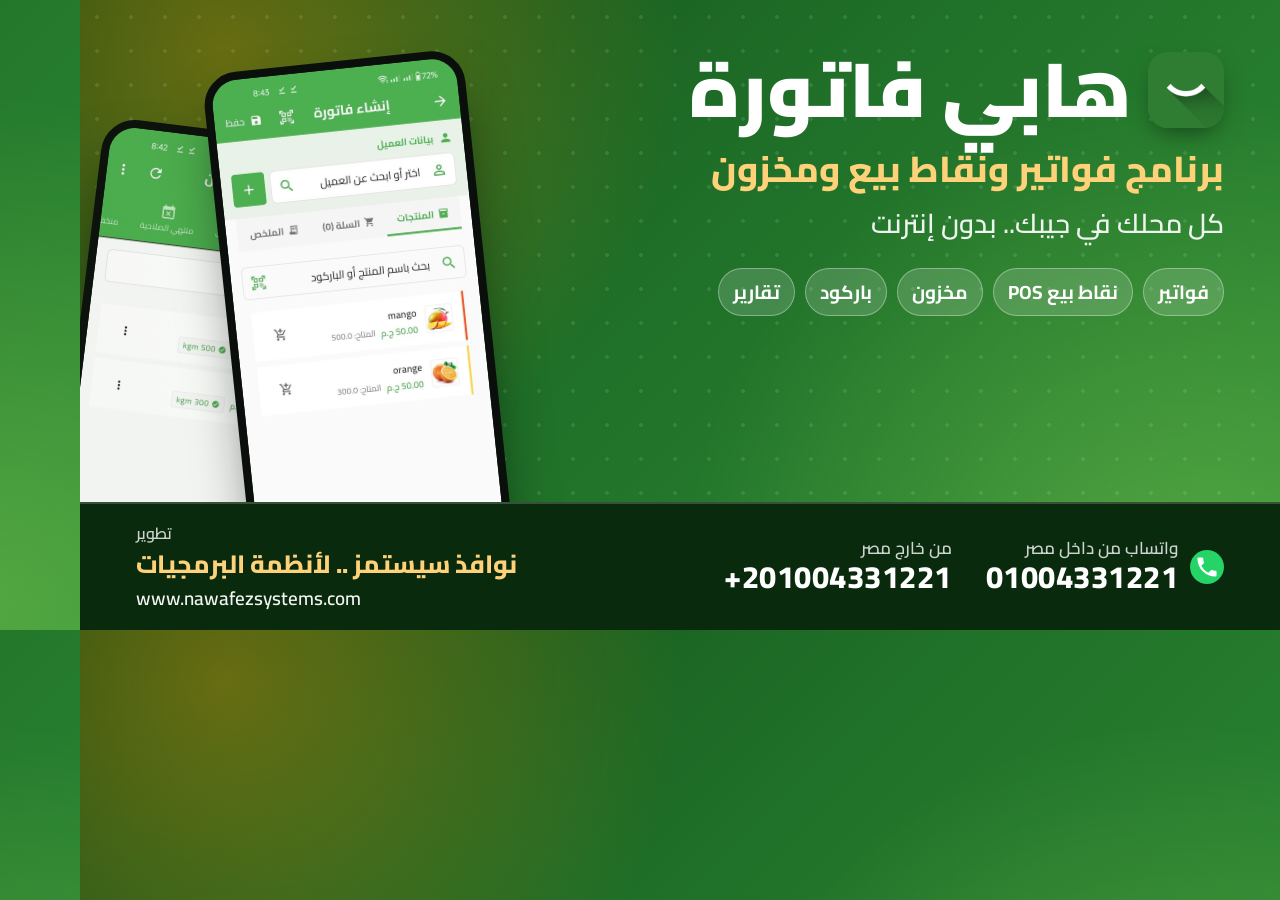
<file: happy-fatora/source/og/og-ar.html>
<!DOCTYPE html>
<html lang="ar" dir="rtl"><head><meta charset="utf-8">
<link href="https://fonts.googleapis.com/css2?family=Cairo:wght@400;600;700;800;900&display=swap" rel="stylesheet">
<style>
*{box-sizing:border-box;margin:0;padding:0}
html,body{width:1200px;height:630px;overflow:hidden}
body{font-family:'Cairo','DejaVu Sans',sans-serif;color:#fff;position:relative;
 background:radial-gradient(circle at 12% 8%,rgba(255,152,0,.35),transparent 38%),radial-gradient(circle at 92% 95%,rgba(155,225,93,.35),transparent 40%),linear-gradient(135deg,#124d17 0%,#1f6f28 45%,#2e8b34 100%)}
body:before{content:"";position:absolute;inset:0;background:radial-gradient(rgba(255,255,255,.10) 2px,transparent 2px) 0 0/34px 34px}
.wrap{position:absolute;inset:0;display:flex;flex-direction:row-reverse}
.phones{position:relative;width:470px;flex:none}
.ph{position:absolute;width:262px;border-radius:34px;border:8px solid #0b0f0c;background:#0b0f0c;overflow:hidden;box-shadow:0 30px 60px -18px rgba(0,0,0,.65)}
.ph img{display:block;width:100%;height:auto}
.p1{top:60px;left:150px;transform:rotate(-6deg);z-index:2}
.p2{top:130px;left:-10px;transform:rotate(7deg);opacity:.96}
.txt{flex:1;padding:46px 0 0 56px;padding:46px 56px 0 56px;display:flex;flex-direction:column}
.brand{display:flex;align-items:center;gap:16px;margin-bottom:6px}
.brand img{width:76px;height:76px;border-radius:20px;box-shadow:0 10px 24px -8px rgba(0,0,0,.5)}
.name{font-size:76px;font-weight:900;line-height:1.15;white-space:nowrap;letter-spacing:0px}
.head{font-size:36px;white-space:nowrap;font-weight:800;line-height:1.35;color:#ffd27a;margin-top:6px}
.sub{font-size:27px;font-weight:600;opacity:.92;margin-top:4px}
.chips{display:flex;flex-wrap:wrap;gap:10px;margin-top:20px}
.chip{padding:5px 14px;border-radius:99px;background:rgba(255,255,255,.16);border:1.5px solid rgba(255,255,255,.35);font-weight:700;font-size:19px}
.bar{position:absolute;left:0;right:0;bottom:0;height:128px;z-index:10;background:#0a2a0e;border-top:2px solid rgba(255,255,255,.18);display:flex;align-items:center;justify-content:space-between;padding:0 56px;flex-direction:row}
.contact{display:flex;gap:34px;align-items:center}
.c{display:flex;align-items:center;gap:12px}
.c small{display:block;font-size:17px;opacity:.8;font-weight:600;line-height:1.2}
.c b{display:block;font-size:31px;font-weight:800;direction:ltr;unicode-bidi:isolate;line-height:1.2;letter-spacing:.5px}
.co{text-align:left}
.co small{font-size:16px;opacity:.8;font-weight:600;display:block}
.co b{font-size:25px;font-weight:800;display:block;line-height:1.3;color:#ffd27a}
.co span{font-size:19px;font-weight:600;direction:ltr;unicode-bidi:isolate;display:inline-block;opacity:.95}
</style></head>
<body><div class="wrap">
 <div class="phones"><div class="ph p2"><img src="../../site/images/s-stock.jpg"></div><div class="ph p1"><img src="../../site/images/s-pos.jpg"></div></div>
 <div class="txt">
  <div class="brand"><img src="../../site/images/logo-green.png"><div class="name">هابي فاتورة</div></div>
  <div class="head">برنامج فواتير ونقاط بيع ومخزون</div>
  <div class="sub">كل محلك في جيبك.. بدون إنترنت</div>
  <div class="chips"><span class="chip">فواتير</span><span class="chip">نقاط بيع POS</span><span class="chip">مخزون</span><span class="chip">باركود</span><span class="chip">تقارير</span></div>
 </div>
 <div class="bar">
  <div class="contact">
   <div class="c"><svg width="34" height="34" viewBox="0 0 24 24"><circle cx="12" cy="12" r="12" fill="#25D366"/><path fill="#fff" d="M6.62 10.79a15.05 15.05 0 006.59 6.59l2.2-2.2a1 1 0 011.02-.24c1.12.37 2.33.57 3.57.57a1 1 0 011 1V20a1 1 0 01-1 1A17 17 0 013 4a1 1 0 011-1h3.5a1 1 0 011 1c0 1.25.2 2.45.57 3.57a1 1 0 01-.25 1.02l-2.2 2.2z" transform="translate(3 3) scale(.75)"/></svg><div><small>واتساب من داخل مصر</small><b>01004331221</b></div></div>
   <div class="c"><div><small>من خارج مصر</small><b>+201004331221</b></div></div>
  </div>
  <div class="co"><small>تطوير</small><b style="white-space:nowrap">نوافذ سيستمز .. لأنظمة البرمجيات</b><span>www.nawafezsystems.com</span></div>
 </div>
</div></body></html>
</file>
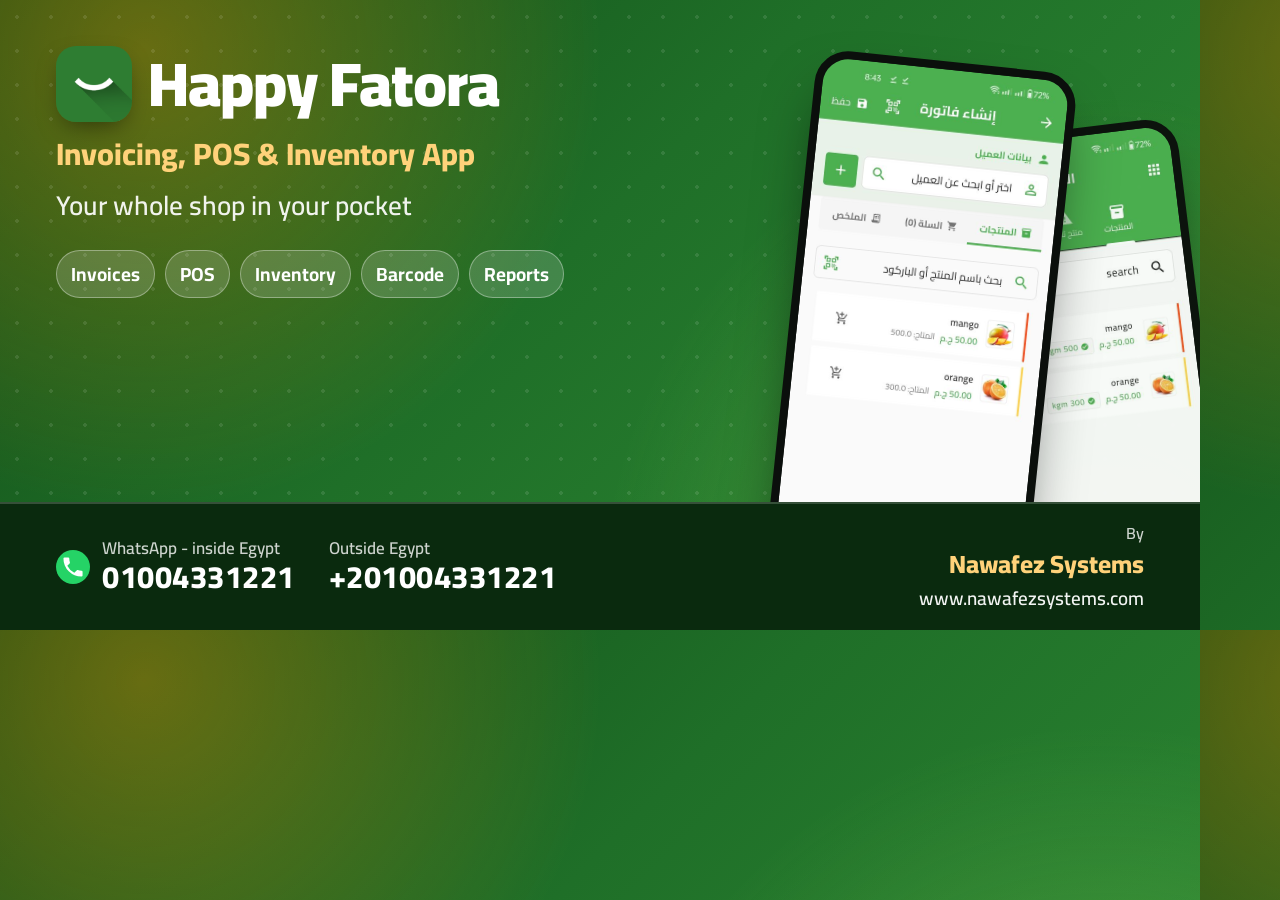
<file: happy-fatora/source/og/og-en.html>
<!DOCTYPE html>
<html lang="en" dir="ltr"><head><meta charset="utf-8">
<link href="https://fonts.googleapis.com/css2?family=Cairo:wght@400;600;700;800;900&display=swap" rel="stylesheet">
<style>
*{box-sizing:border-box;margin:0;padding:0}
html,body{width:1200px;height:630px;overflow:hidden}
body{font-family:'Cairo','DejaVu Sans',sans-serif;color:#fff;position:relative;
 background:radial-gradient(circle at 12% 8%,rgba(255,152,0,.35),transparent 38%),radial-gradient(circle at 92% 95%,rgba(155,225,93,.35),transparent 40%),linear-gradient(135deg,#124d17 0%,#1f6f28 45%,#2e8b34 100%)}
body:before{content:"";position:absolute;inset:0;background:radial-gradient(rgba(255,255,255,.10) 2px,transparent 2px) 0 0/34px 34px}
.wrap{position:absolute;inset:0;display:flex;flex-direction:row-reverse}
.phones{position:relative;width:470px;flex:none}
.ph{position:absolute;width:262px;border-radius:34px;border:8px solid #0b0f0c;background:#0b0f0c;overflow:hidden;box-shadow:0 30px 60px -18px rgba(0,0,0,.65)}
.ph img{display:block;width:100%;height:auto}
.p1{top:60px;right:150px;transform:rotate(6deg);z-index:2}
.p2{top:130px;right:-10px;transform:rotate(-7deg);opacity:.96}
.txt{flex:1;padding:46px 56px 0 0;padding:46px 56px 0 56px;display:flex;flex-direction:column}
.brand{display:flex;align-items:center;gap:16px;margin-bottom:6px}
.brand img{width:76px;height:76px;border-radius:20px;box-shadow:0 10px 24px -8px rgba(0,0,0,.5)}
.name{font-size:62px;font-weight:900;line-height:1.15;white-space:nowrap;letter-spacing:-1px}
.head{font-size:31px;white-space:nowrap;font-weight:800;line-height:1.35;color:#ffd27a;margin-top:6px}
.sub{font-size:27px;font-weight:600;opacity:.92;margin-top:4px}
.chips{display:flex;flex-wrap:wrap;gap:10px;margin-top:20px}
.chip{padding:5px 14px;border-radius:99px;background:rgba(255,255,255,.16);border:1.5px solid rgba(255,255,255,.35);font-weight:700;font-size:19px}
.bar{position:absolute;left:0;right:0;bottom:0;height:128px;z-index:10;background:#0a2a0e;border-top:2px solid rgba(255,255,255,.18);display:flex;align-items:center;justify-content:space-between;padding:0 56px;flex-direction:row}
.contact{display:flex;gap:34px;align-items:center}
.c{display:flex;align-items:center;gap:12px}
.c small{display:block;font-size:17px;opacity:.8;font-weight:600;line-height:1.2}
.c b{display:block;font-size:31px;font-weight:800;direction:ltr;unicode-bidi:isolate;line-height:1.2;letter-spacing:.5px}
.co{text-align:right}
.co small{font-size:16px;opacity:.8;font-weight:600;display:block}
.co b{font-size:25px;font-weight:800;display:block;line-height:1.3;color:#ffd27a}
.co span{font-size:19px;font-weight:600;direction:ltr;unicode-bidi:isolate;display:inline-block;opacity:.95}
</style></head>
<body><div class="wrap">
 <div class="phones"><div class="ph p2"><img src="../../site/images/s-stock.jpg"></div><div class="ph p1"><img src="../../site/images/s-pos.jpg"></div></div>
 <div class="txt">
  <div class="brand"><img src="../../site/images/logo-green.png"><div class="name">Happy Fatora</div></div>
  <div class="head">Invoicing, POS &amp; Inventory App</div>
  <div class="sub">Your whole shop in your pocket</div>
  <div class="chips"><span class="chip">Invoices</span><span class="chip">POS</span><span class="chip">Inventory</span><span class="chip">Barcode</span><span class="chip">Reports</span></div>
 </div>
 <div class="bar">
  <div class="contact">
   <div class="c"><svg width="34" height="34" viewBox="0 0 24 24"><circle cx="12" cy="12" r="12" fill="#25D366"/><path fill="#fff" d="M6.62 10.79a15.05 15.05 0 006.59 6.59l2.2-2.2a1 1 0 011.02-.24c1.12.37 2.33.57 3.57.57a1 1 0 011 1V20a1 1 0 01-1 1A17 17 0 013 4a1 1 0 011-1h3.5a1 1 0 011 1c0 1.25.2 2.45.57 3.57a1 1 0 01-.25 1.02l-2.2 2.2z" transform="translate(3 3) scale(.75)"/></svg><div><small>WhatsApp - inside Egypt</small><b>01004331221</b></div></div>
   <div class="c"><div><small>Outside Egypt</small><b>+201004331221</b></div></div>
  </div>
  <div class="co"><small>By</small><b style="white-space:nowrap">Nawafez Systems</b><span>www.nawafezsystems.com</span></div>
 </div>
</div></body></html>
</file>
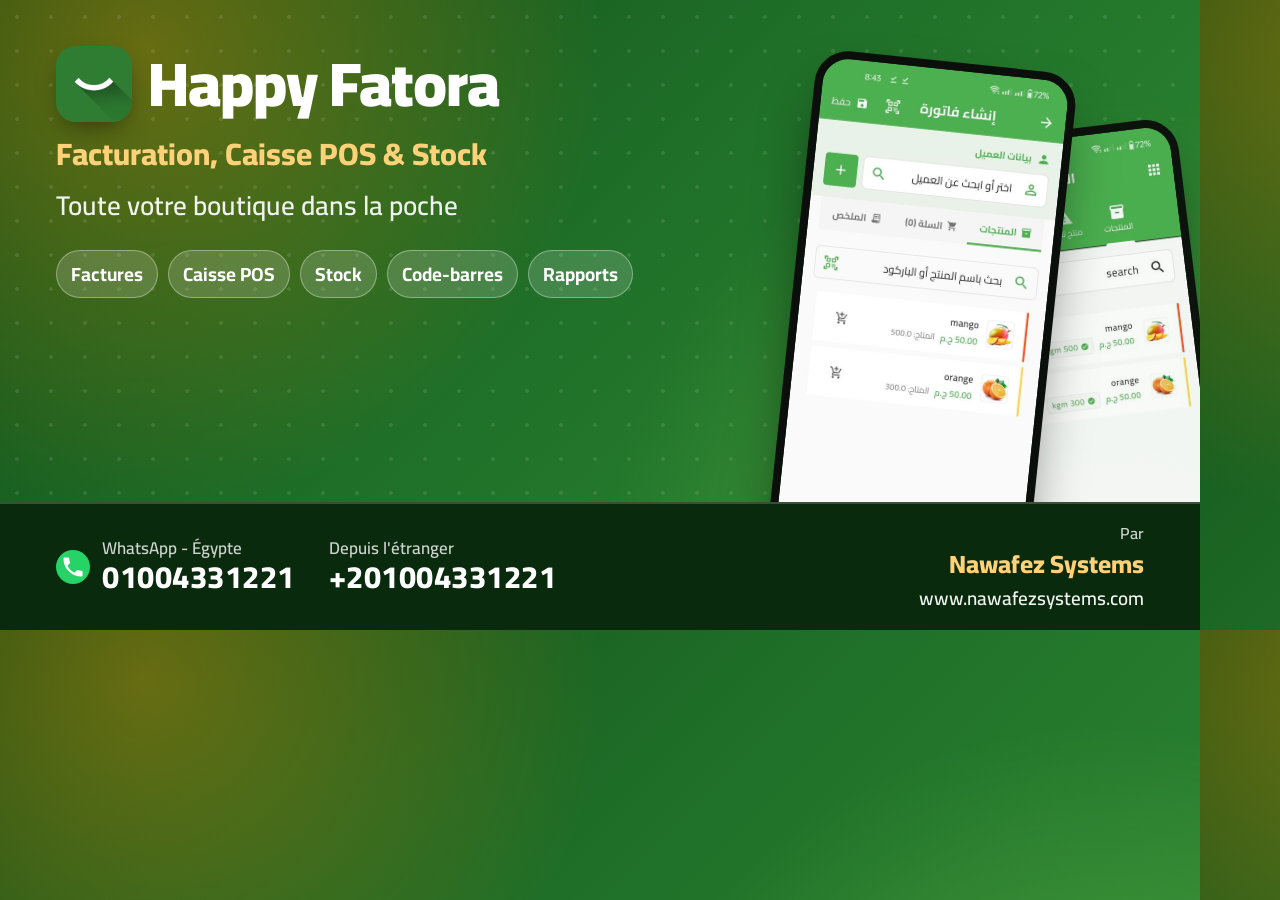
<file: happy-fatora/source/og/og-fr.html>
<!DOCTYPE html>
<html lang="fr" dir="ltr"><head><meta charset="utf-8">
<link href="https://fonts.googleapis.com/css2?family=Cairo:wght@400;600;700;800;900&display=swap" rel="stylesheet">
<style>
*{box-sizing:border-box;margin:0;padding:0}
html,body{width:1200px;height:630px;overflow:hidden}
body{font-family:'Cairo','DejaVu Sans',sans-serif;color:#fff;position:relative;
 background:radial-gradient(circle at 12% 8%,rgba(255,152,0,.35),transparent 38%),radial-gradient(circle at 92% 95%,rgba(155,225,93,.35),transparent 40%),linear-gradient(135deg,#124d17 0%,#1f6f28 45%,#2e8b34 100%)}
body:before{content:"";position:absolute;inset:0;background:radial-gradient(rgba(255,255,255,.10) 2px,transparent 2px) 0 0/34px 34px}
.wrap{position:absolute;inset:0;display:flex;flex-direction:row-reverse}
.phones{position:relative;width:470px;flex:none}
.ph{position:absolute;width:262px;border-radius:34px;border:8px solid #0b0f0c;background:#0b0f0c;overflow:hidden;box-shadow:0 30px 60px -18px rgba(0,0,0,.65)}
.ph img{display:block;width:100%;height:auto}
.p1{top:60px;right:150px;transform:rotate(6deg);z-index:2}
.p2{top:130px;right:-10px;transform:rotate(-7deg);opacity:.96}
.txt{flex:1;padding:46px 56px 0 0;padding:46px 56px 0 56px;display:flex;flex-direction:column}
.brand{display:flex;align-items:center;gap:16px;margin-bottom:6px}
.brand img{width:76px;height:76px;border-radius:20px;box-shadow:0 10px 24px -8px rgba(0,0,0,.5)}
.name{font-size:62px;font-weight:900;line-height:1.15;white-space:nowrap;letter-spacing:-1px}
.head{font-size:31px;white-space:nowrap;font-weight:800;line-height:1.35;color:#ffd27a;margin-top:6px}
.sub{font-size:27px;font-weight:600;opacity:.92;margin-top:4px}
.chips{display:flex;flex-wrap:wrap;gap:10px;margin-top:20px}
.chip{padding:5px 14px;border-radius:99px;background:rgba(255,255,255,.16);border:1.5px solid rgba(255,255,255,.35);font-weight:700;font-size:19px}
.bar{position:absolute;left:0;right:0;bottom:0;height:128px;z-index:10;background:#0a2a0e;border-top:2px solid rgba(255,255,255,.18);display:flex;align-items:center;justify-content:space-between;padding:0 56px;flex-direction:row}
.contact{display:flex;gap:34px;align-items:center}
.c{display:flex;align-items:center;gap:12px}
.c small{display:block;font-size:17px;opacity:.8;font-weight:600;line-height:1.2}
.c b{display:block;font-size:31px;font-weight:800;direction:ltr;unicode-bidi:isolate;line-height:1.2;letter-spacing:.5px}
.co{text-align:right}
.co small{font-size:16px;opacity:.8;font-weight:600;display:block}
.co b{font-size:25px;font-weight:800;display:block;line-height:1.3;color:#ffd27a}
.co span{font-size:19px;font-weight:600;direction:ltr;unicode-bidi:isolate;display:inline-block;opacity:.95}
</style></head>
<body><div class="wrap">
 <div class="phones"><div class="ph p2"><img src="../../site/images/s-stock.jpg"></div><div class="ph p1"><img src="../../site/images/s-pos.jpg"></div></div>
 <div class="txt">
  <div class="brand"><img src="../../site/images/logo-green.png"><div class="name">Happy Fatora</div></div>
  <div class="head">Facturation, Caisse POS &amp; Stock</div>
  <div class="sub">Toute votre boutique dans la poche</div>
  <div class="chips"><span class="chip">Factures</span><span class="chip">Caisse POS</span><span class="chip">Stock</span><span class="chip">Code-barres</span><span class="chip">Rapports</span></div>
 </div>
 <div class="bar">
  <div class="contact">
   <div class="c"><svg width="34" height="34" viewBox="0 0 24 24"><circle cx="12" cy="12" r="12" fill="#25D366"/><path fill="#fff" d="M6.62 10.79a15.05 15.05 0 006.59 6.59l2.2-2.2a1 1 0 011.02-.24c1.12.37 2.33.57 3.57.57a1 1 0 011 1V20a1 1 0 01-1 1A17 17 0 013 4a1 1 0 011-1h3.5a1 1 0 011 1c0 1.25.2 2.45.57 3.57a1 1 0 01-.25 1.02l-2.2 2.2z" transform="translate(3 3) scale(.75)"/></svg><div><small>WhatsApp - Égypte</small><b>01004331221</b></div></div>
   <div class="c"><div><small>Depuis l&#x27;étranger</small><b>+201004331221</b></div></div>
  </div>
  <div class="co"><small>Par</small><b style="white-space:nowrap">Nawafez Systems</b><span>www.nawafezsystems.com</span></div>
 </div>
</div></body></html>
</file>
<file: happy-fatora/site/assets/site.css>
:root{--g:#4CAF50;--g2:#2e7d32;--o:#FF9800;--card:#fff;--soft:#eef7ef;--line:#e3ece4}
[data-bs-theme=dark]{--bs-body-bg:#0d1410;--bs-body-color:#e5eee7;--card:#151f19;--soft:#122019;--line:#24352b}
body{font-family:Cairo,system-ui,sans-serif;overflow-x:hidden;scroll-behavior:smooth}
html{scroll-behavior:smooth;scroll-padding-top:80px}
.gt{background:linear-gradient(120deg,var(--g),#9be15d 55%,var(--o));-webkit-background-clip:text;background-clip:text;color:transparent}
.btn-g{background:linear-gradient(135deg,var(--g),var(--g2));color:#fff;border:0;box-shadow:0 10px 24px -8px rgba(76,175,80,.7);transition:.25s}
.btn-g:hover{color:#fff;transform:translateY(-3px);box-shadow:0 16px 30px -8px rgba(76,175,80,.8)}
.btn-wa{background:#25D366;color:#fff;border:0}.btn-wa:hover{background:#1ebe5b;color:#fff;transform:translateY(-3px)}
.btn{border-radius:14px;font-weight:700;padding:.75rem 1.5rem;transition:.25s}
.navbar{backdrop-filter:blur(14px);background:color-mix(in srgb,var(--bs-body-bg) 80%,transparent);border-bottom:1px solid var(--line)}
.brand-logo,.logo{width:42px;height:42px;border-radius:12px;background:linear-gradient(135deg,var(--g),var(--g2));display:grid;place-items:center;overflow:hidden;box-shadow:0 6px 16px -6px rgba(76,175,80,.8)}
.brand-logo img,.logo img{width:100%;height:100%;object-fit:cover}
.nav-link{font-weight:600}.nav-link:hover{color:var(--g)}
.icon-btn{width:42px;height:42px;border-radius:12px;border:1px solid var(--line);background:var(--card);color:inherit;display:grid;place-items:center}
.icon-btn:hover{border-color:var(--g);color:var(--g)}
.hero{position:relative;padding:8.5rem 0 5rem;overflow:hidden;background:radial-gradient(circle at 15% 10%,rgba(76,175,80,.22),transparent 45%),radial-gradient(circle at 90% 70%,rgba(255,152,0,.16),transparent 45%)}
.blob{position:absolute;border-radius:50%;filter:blur(60px);opacity:.45;animation:fl 9s ease-in-out infinite;pointer-events:none}
.b1{width:280px;height:280px;background:var(--g);top:5%;inset-inline-start:-80px}
.b2{width:220px;height:220px;background:var(--o);bottom:0;inset-inline-end:-60px;animation-delay:-4s}
@keyframes fl{50%{transform:translateY(-30px) scale(1.08)}}
.badge-soft{display:inline-flex;gap:.5rem;align-items:center;padding:.4rem 1rem;border-radius:99px;background:var(--soft);color:var(--g2);font-weight:700;border:1px solid var(--line)}
[data-bs-theme=dark] .badge-soft{color:#9be19f}
.hero h1{font-weight:800;font-size:clamp(2.1rem,5.2vw,3.7rem);line-height:1.25}
.stat b{font-size:2rem;font-weight:800;color:var(--g)}
.stage{position:relative;max-width:330px;margin:auto;perspective:1000px}
.phone{border-radius:38px;border:9px solid #111;background:#111;overflow:hidden;box-shadow:0 40px 70px -25px rgba(0,0,0,.55);transition:transform .15s}
.phone img{display:block;width:100%;height:auto}
.chip{position:absolute;display:flex;gap:.6rem;align-items:center;padding:.65rem .9rem;border-radius:16px;background:var(--card);border:1px solid var(--line);box-shadow:0 16px 34px -14px rgba(0,0,0,.4);font-weight:700;font-size:.85rem;animation:fl 6s ease-in-out infinite}
.chip i{width:34px;height:34px;border-radius:10px;display:grid;place-items:center;color:#fff;background:var(--g)}
.c1{top:14%;inset-inline-start:-14%}.c2{bottom:16%;inset-inline-end:-14%;animation-delay:-3s}.c2 i{background:var(--o)}.c3{top:2%;inset-inline-end:-6%;animation-delay:-1.5s}.c3 i{background:#7e57c2}
.sec{padding:5.5rem 0}.alt{background:var(--soft)}
.sec h2{font-weight:800;font-size:clamp(1.7rem,3.6vw,2.5rem)}
.fcard{height:100%;padding:1.6rem;border-radius:22px;background:var(--card);border:1px solid var(--line);transition:.3s}
.fcard:hover{transform:translateY(-8px);border-color:var(--g);box-shadow:0 24px 40px -22px rgba(76,175,80,.7)}
.fi{width:56px;height:56px;border-radius:16px;display:grid;place-items:center;font-size:1.6rem;margin-bottom:1rem;background:var(--soft);color:var(--g)}
.fcard:nth-child(3n+2) .fi{background:rgba(255,152,0,.14);color:var(--o)}
.gal{display:flex;gap:1.6rem;overflow-x:auto;scroll-snap-type:x mandatory;padding:1.5rem .5rem 2rem;scrollbar-width:thin}
.gal figure{flex:0 0 230px;margin:0;scroll-snap-align:center;text-align:center}
.gal .phone{border-width:7px;border-radius:30px}.gal figure:hover .phone{transform:translateY(-10px) rotate(-1.5deg)}
.gal figcaption{margin-top:1rem;font-weight:700}
.step{display:flex;gap:1rem;margin-bottom:1.6rem}
.num{flex:0 0 48px;height:48px;border-radius:50%;background:linear-gradient(135deg,var(--g),var(--g2));color:#fff;display:grid;place-items:center;font-weight:800}
.price{height:100%;padding:2rem;border-radius:26px;background:var(--card);border:2px solid var(--line);position:relative;transition:.3s}
.price:hover{transform:translateY(-8px)}
.price.pop{border-color:var(--o);box-shadow:0 26px 50px -26px var(--o)}
.pop .tag{position:absolute;top:-14px;inset-inline-start:24px;background:var(--o);color:#fff;font-weight:700;padding:.2rem 1rem;border-radius:99px;font-size:.85rem}
.amt{font-size:3rem;font-weight:800;color:var(--g)}.pop .amt{color:var(--o)}
.price li{list-style:none;margin:.6rem 0}.price ul{padding:0}.price li i{color:var(--g);margin-inline-end:.5rem}
.accordion-item{border-radius:16px!important;overflow:hidden;margin-bottom:.8rem;border:1px solid var(--line);background:var(--card)}
.accordion-button{font-weight:700;background:var(--card)}.accordion-button:not(.collapsed){color:var(--g);background:var(--soft);box-shadow:none}
.cta{border-radius:32px;padding:3.5rem 1.5rem;color:#fff;text-align:center;background:linear-gradient(135deg,#2e7d32,#4CAF50 60%,#8bc34a);position:relative;overflow:hidden}
.cta:before{content:"";position:absolute;width:300px;height:300px;border-radius:50%;background:rgba(255,255,255,.12);top:-120px;inset-inline-end:-80px}
.cta .btn-light{color:var(--g2)}
footer{border-top:1px solid var(--line);padding:2rem 0}footer a{color:var(--g);font-weight:700;text-decoration:none}
.wa{position:fixed;bottom:22px;inset-inline-start:22px;z-index:1040;width:58px;height:58px;border-radius:50%;background:#25D366;color:#fff;font-size:1.9rem;display:grid;place-items:center;box-shadow:0 10px 26px -6px rgba(37,211,102,.8);text-decoration:none}
.wa:before{content:"";position:absolute;inset:0;border-radius:50%;background:#25D366;z-index:-1;animation:pl 2s infinite}
@keyframes pl{to{transform:scale(1.7);opacity:0}}
.rv{opacity:0;transform:translateY(34px);transition:opacity .7s,transform .7s}.rv.in{opacity:1;transform:none}
@media(max-width:575px){.chip{display:none}.hero{padding-top:7rem}}
@media(prefers-reduced-motion:reduce){*{animation:none!important;transition:none!important}.rv{opacity:1;transform:none}}

#prog{position:fixed;top:0;inset-inline-start:0;height:3px;width:0;z-index:2000;background:linear-gradient(90deg,var(--g),var(--o))}
.gt{background-size:200% auto;animation:sh 6s linear infinite}@keyframes sh{to{background-position:200% center}}
.mq{overflow:hidden;direction:ltr;padding:1.1rem 0;border-block:1px solid var(--line);background:var(--card)}
.mq-track{display:flex;gap:1rem;width:max-content;animation:mq 34s linear infinite}.mq:hover .mq-track{animation-play-state:paused}
@keyframes mq{to{transform:translateX(-50%)}}
.mq-i{display:flex;align-items:center;gap:.6rem;padding:.55rem 1.2rem;border-radius:99px;background:var(--soft);border:1px solid var(--line);font-weight:700;white-space:nowrap}.mq-i i{color:var(--g);font-size:1.2rem}
.fcard{position:relative;overflow:hidden}
.fcard:before{content:"";position:absolute;inset:0;opacity:0;transition:.3s;background:radial-gradient(260px circle at var(--x,50%) var(--y,50%),rgba(76,175,80,.18),transparent 70%)}
.fcard:hover:before{opacity:1}.fcard>*{position:relative}
.band{position:relative;overflow:hidden;padding:4rem 0;color:#fff;background:linear-gradient(135deg,#1b5e20,#43a047)}
.band:before{content:"";position:absolute;inset:-50%;background:radial-gradient(rgba(255,255,255,.14) 2px,transparent 2px) 0 0/34px 34px;animation:dr 22s linear infinite}
@keyframes dr{to{transform:translate(34px,34px)}}
.band b{display:block;font-size:clamp(2.2rem,5vw,3.4rem);font-weight:800}.band .col-6{position:relative}
.kcard{height:100%;display:flex;gap:1rem;padding:1.4rem;border-radius:20px;background:var(--card);border:1px solid var(--line);transition:.3s}
.kcard:hover{transform:translateY(-6px);border-color:var(--o)}
.kcard .fi{flex:0 0 52px;height:52px;margin:0;font-size:1.4rem}
.rm{position:relative;height:100%;padding:1.6rem;border-radius:22px;border:2px dashed var(--line);background:var(--card);text-align:center;transition:.3s}
.rm:hover{border-color:var(--o);transform:translateY(-6px)}.rm i{font-size:2rem;color:var(--o)}
.rm small{position:absolute;top:10px;inset-inline-end:12px;color:var(--g);font-weight:700}
.plat{display:flex;gap:.9rem;justify-content:center;flex-wrap:wrap;opacity:.9}.plat span{display:flex;align-items:center;gap:.4rem}
#top2{position:fixed;bottom:22px;inset-inline-end:22px;z-index:1040;width:46px;height:46px;border-radius:14px;border:0;background:var(--g);color:#fff;display:none;place-items:center;box-shadow:0 10px 24px -8px rgba(76,175,80,.8)}
.gal figure{flex-basis:215px}

/* ===== added for SEO build ===== */
body{font-family:Cairo,"Segoe UI",Tahoma,system-ui,sans-serif}
.skip{position:absolute;inset-inline-start:-999px;top:8px;z-index:3000;background:var(--g);color:#fff;padding:.5rem 1rem;border-radius:10px}
.skip:focus{inset-inline-start:8px}
.use-list{list-style:none;padding:0;margin:0}
.use{display:flex;align-items:center;gap:.75rem;padding:.9rem 1.1rem;border-radius:16px;background:var(--card);border:1px solid var(--line);font-weight:700;height:100%}
.use i{color:var(--g);font-size:1.4rem}
.about-p{max-width:860px;margin-inline:auto;font-size:1.08rem;line-height:2}
.ccard{height:100%;padding:1.8rem;border-radius:22px;background:var(--card);border:1px solid var(--line);text-align:center;transition:.3s}
.ccard:hover{transform:translateY(-6px);border-color:var(--g)}
.ccard .fi{margin-inline:auto}
.num-link{font-size:1.5rem;font-weight:800;color:var(--g);text-decoration:none;direction:ltr;unicode-bidi:isolate;display:inline-block}
.num-link:hover{color:var(--g2)}
.dropdown-item.active,.dropdown-item:active{background:var(--g)}
footer .flinks a{margin-inline:.5rem}
footer .tel{direction:ltr;unicode-bidi:isolate;display:inline-block}
h3.h5{font-weight:700}
/* 
.dropdown-menu-end[data-bs-popper] {
    right: 0 !important;
    left: auto !important; */
</file>
